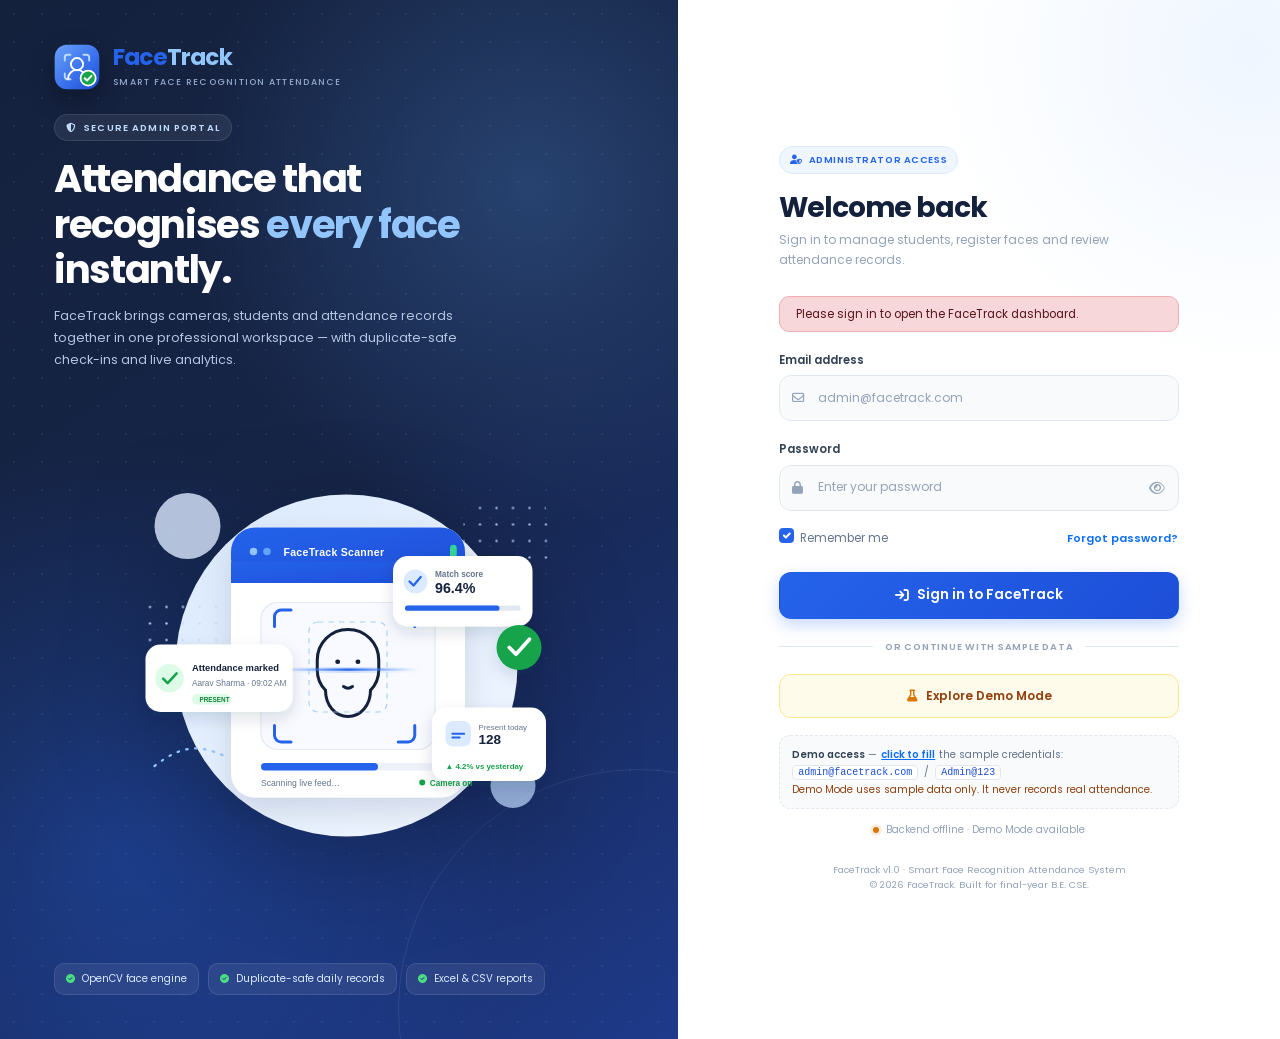
<file: frontend/attendance.html>
<!DOCTYPE html>
<html lang="en">
<head>
  <meta charset="UTF-8">
  <meta name="viewport" content="width=device-width, initial-scale=1.0">
  <meta name="description" content="Take live face-recognition attendance with FaceTrack. Duplicate check-ins are prevented automatically.">
  <meta name="theme-color" content="#14213D">
  <title>Take Attendance · FaceTrack</title>
  <link rel="icon" type="image/svg+xml" href="assets/images/logo.svg">
  <link rel="preconnect" href="https://fonts.googleapis.com">
  <link rel="preconnect" href="https://fonts.gstatic.com" crossorigin>
  <link href="https://fonts.googleapis.com/css2?family=Poppins:wght@300;400;500;600;700&family=Inter:wght@400;500;600&display=swap" rel="stylesheet">
  <link href="https://cdn.jsdelivr.net/npm/bootstrap@5.3.3/dist/css/bootstrap.min.css" rel="stylesheet">
  <link href="https://cdnjs.cloudflare.com/ajax/libs/font-awesome/6.5.2/css/all.min.css" rel="stylesheet">
  <link rel="stylesheet" href="css/style.css">
  <link rel="stylesheet" href="css/responsive.css">
</head>
<body data-page="attendance">
  <noscript>
    <div style="padding:24px;background:#fef3c7;color:#92400e;font-family:sans-serif;">Enable JavaScript to use live attendance in FaceTrack.</div>
  </noscript>

  <div class="app-shell">
    <aside class="sidebar" id="sidebar"></aside>
    <div class="main-wrapper">
      <header class="topbar" id="topbar"></header>

      <main class="page-content" id="pageContent">
        <div class="page-toolbar">
          <div>
            <h2>Take Attendance</h2>
            <p class="toolbar-sub">Live face recognition with automatic duplicate prevention for today.</p>
          </div>
          <div class="toolbar-actions">
            <a href="records.html" class="btn btn-light-soft"><i class="fa-solid fa-clipboard-check"></i> View records</a>
            <a href="face-registration.html" class="btn btn-primary"><i class="fa-solid fa-user-shield"></i> Register faces</a>
          </div>
        </div>

        <div class="demo-banner" id="attendanceDemoNote" style="display:none;">
          <i class="fa-solid fa-flask"></i>
          <span><strong>Demo Mode:</strong> live camera recognition is disabled because it needs the Flask + OpenCV backend. Use the clearly labelled <b>simulated scan</b> on the right to preview the interface. No real attendance is recorded.</span>
        </div>

        <div class="row g-4">
          <!-- Camera -->
          <div class="col-xl-8">
            <div class="panel">
              <div class="panel-head">
                <div>
                  <div class="panel-title"><i class="fa-solid fa-camera-retro"></i> Live Camera</div>
                  <div class="panel-subtitle">Face recognition runs against registered OpenCV samples</div>
                </div>
                <span class="badge-soft badge-neutral" id="sessionBadge"><i class="fa-solid fa-circle"></i> Session inactive</span>
              </div>

              <div class="camera-stage" id="attendanceCameraStage">
                <video id="attendanceVideo" autoplay muted playsinline aria-label="Live attendance webcam"></video>
                <div class="camera-placeholder">
                  <div class="cam-icon"><i class="fa-solid fa-camera"></i></div>
                  <h4>Recognition camera is off</h4>
                  <p>Press <strong>Start Camera</strong> to begin recognising registered students. Unknown faces are never marked present.</p>
                </div>
                <div class="camera-overlay">
                  <div class="face-frame">
                    <span class="corner tl"></span><span class="corner tr"></span>
                    <span class="corner bl"></span><span class="corner br"></span>
                    <span class="scan-line"></span>
                  </div>
                </div>
                <span class="cam-status" id="attendanceCamStatus"><span class="status-dot pending"></span> Camera off</span>
                <span class="cam-clock" id="attendanceCamClock">—</span>
                <span class="cam-caption" id="attendanceCamCaption">Face the camera · one face at a time</span>
              </div>

              <div class="camera-actions">
                <button class="btn btn-primary" type="button" id="startAttendanceBtn"><i class="fa-solid fa-video"></i> Start Camera</button>
                <button class="btn btn-outline-soft" type="button" id="stopAttendanceBtn" disabled><i class="fa-solid fa-video-slash"></i> Stop Camera</button>
                <button class="btn btn-green" type="button" id="scanNowBtn" disabled><i class="fa-solid fa-wand-magic-sparkles"></i> Scan Now</button>
                <button class="btn btn-light-soft" type="button" id="demoScanBtn" style="display:none;"><i class="fa-solid fa-flask"></i> Run Simulated Scan (Demo)</button>
              </div>

              <div class="camera-meta">
                <span><i class="fa-regular fa-clock"></i> Scan interval: <strong id="scanIntervalLabel">2.6s</strong></span>
                <span><i class="fa-solid fa-shield-halved"></i> Unknown faces never marked</span>
                <span><i class="fa-solid fa-ban"></i> One record per student per day</span>
              </div>

              <div class="recognition-result" id="recognitionResult" aria-live="polite">
                <div class="rr-icon"><i class="fa-solid fa-user-check"></i></div>
                <div>
                  <div class="rr-label">Recognition status</div>
                  <div class="rr-name">Waiting for camera</div>
                  <div class="rr-sub">Start a session to begin automatic face recognition.</div>
                </div>
                <div class="rr-score"><b>—</b><small>match</small></div>
              </div>
            </div>

            <div class="panel mt-4">
              <div class="panel-head">
                <div>
                  <div class="panel-title"><i class="fa-solid fa-circle-info"></i> How This Session Works</div>
                  <div class="panel-subtitle">Transparent recognition flow — no simulated successes</div>
                </div>
              </div>
              <div class="row g-3">
                <div class="col-md-4">
                  <div class="guideline-item"><i class="fa-solid fa-1"></i><span><strong>Start camera</strong><br>Flask opens a recognition session and the browser streams frames every few seconds.</span></div>
                </div>
                <div class="col-md-4">
                  <div class="guideline-item"><i class="fa-solid fa-2"></i><span><strong>OpenCV validates</strong><br>Haar Cascade detects the face and LBPH compares it with the trained registered model.</span></div>
                </div>
                <div class="col-md-4">
                  <div class="guideline-item"><i class="fa-solid fa-3"></i><span><strong>Mark once</strong><br>Only a recognised student below the distance threshold is marked. A UNIQUE database constraint blocks duplicates.</span></div>
                </div>
              </div>
            </div>
          </div>

          <!-- Live side panel -->
          <div class="col-xl-4">
            <div class="panel h-100 d-flex flex-column">
              <div class="panel-head">
                <div>
                  <div class="panel-title"><i class="fa-solid fa-user-check"></i> Live Attendance</div>
                  <div class="panel-subtitle" id="liveDate">—</div>
                </div>
                <span class="badge-soft badge-info" id="liveClock">—</span>
              </div>

              <div class="live-summary">
                <div class="live-stat green">
                  <div class="ls-value" id="livePresent">—</div>
                  <div class="ls-label">Present</div>
                </div>
                <div class="live-stat red">
                  <div class="ls-value" id="liveAbsent">—</div>
                  <div class="ls-label">Absent</div>
                </div>
                <div class="live-stat">
                  <div class="ls-value" id="livePercentage">—</div>
                  <div class="ls-label">Rate</div>
                </div>
              </div>

              <div id="demoScanNote" class="face-status-box warn mb-3" style="display:none;">
                <i class="fa-solid fa-flask"></i>
                <div><strong>Simulated data only.</strong> Demo scans use sample students and never represent real face recognition.</div>
              </div>

              <div class="d-flex align-items-center justify-content-between mb-2">
                <div class="panel-title" style="font-size:12.5px;"><i class="fa-solid fa-list-ul"></i> Today's Check-ins</div>
                <span class="badge-soft badge-neutral" id="feedCount">0</span>
              </div>

              <div class="scan-feed flex-grow-1" id="scanFeed">
                <div class="empty-state" style="padding:26px 10px;">
                  <div class="empty-icon" style="width:52px;height:52px;font-size:20px;"><i class="fa-solid fa-user-clock"></i></div>
                  <h4>No check-ins yet</h4>
                  <p>Recognised students will appear here with their match score and punch-in time.</p>
                </div>
              </div>

              <div class="divider"></div>
              <div class="d-flex justify-content-between align-items-center fs-12 text-muted-ft">
                <span><i class="fa-solid fa-database me-1 text-primary-ft"></i> <span id="attendanceSource">Live API</span></span>
                <a href="records.html" class="view-all-link">All records <i class="fa-solid fa-arrow-right"></i></a>
              </div>
            </div>
          </div>
        </div>

        <p class="footer-note text-center text-muted-ft fs-12 mt-4 mb-0">
          A recognition match is never guaranteed. If a face is unknown or below the threshold, FaceTrack reports <strong>Unknown</strong> and does not mark attendance.
        </p>
      </main>
    </div>
  </div>

  <script src="https://cdn.jsdelivr.net/npm/bootstrap@5.3.3/dist/js/bootstrap.bundle.min.js"></script>
  <script src="js/config.js"></script>
  <script src="js/app.js"></script>
  <script src="js/attendance.js"></script>
</body>
</html>
</file>
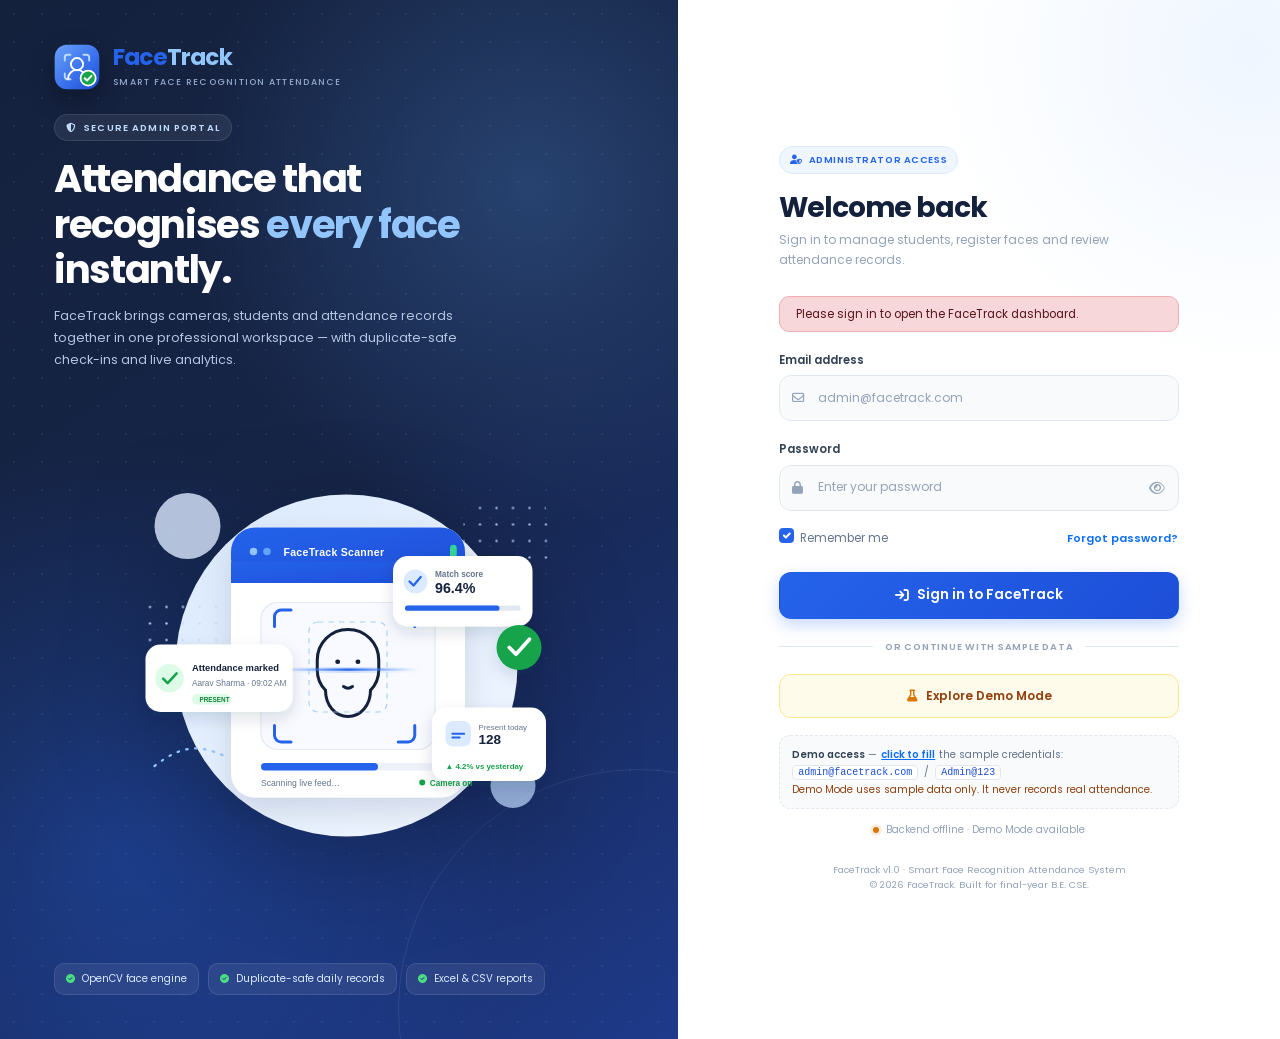
<file: frontend/face-registration.html>
<!DOCTYPE html>
<html lang="en">
<head>
  <meta charset="UTF-8">
  <meta name="viewport" content="width=device-width, initial-scale=1.0">
  <meta name="description" content="Register a student's face with validated OpenCV face samples in FaceTrack.">
  <meta name="theme-color" content="#14213D">
  <title>Face Registration · FaceTrack</title>
  <link rel="icon" type="image/svg+xml" href="assets/images/logo.svg">
  <link rel="preconnect" href="https://fonts.googleapis.com">
  <link rel="preconnect" href="https://fonts.gstatic.com" crossorigin>
  <link href="https://fonts.googleapis.com/css2?family=Poppins:wght@300;400;500;600;700&family=Inter:wght@400;500;600&display=swap" rel="stylesheet">
  <link href="https://cdn.jsdelivr.net/npm/bootstrap@5.3.3/dist/css/bootstrap.min.css" rel="stylesheet">
  <link href="https://cdnjs.cloudflare.com/ajax/libs/font-awesome/6.5.2/css/all.min.css" rel="stylesheet">
  <link rel="stylesheet" href="css/style.css">
  <link rel="stylesheet" href="css/responsive.css">
</head>
<body data-page="face-registration">
  <noscript>
    <div style="padding:24px;background:#fef3c7;color:#92400e;font-family:sans-serif;">Enable JavaScript to register faces in FaceTrack.</div>
  </noscript>

  <div class="app-shell">
    <aside class="sidebar" id="sidebar"></aside>
    <div class="main-wrapper">
      <header class="topbar" id="topbar"></header>

      <main class="page-content" id="pageContent">
        <div class="page-toolbar">
          <div>
            <h2>Face Registration</h2>
            <p class="toolbar-sub">Capture validated face samples and save them to the student's biometric profile.</p>
          </div>
          <div class="toolbar-actions">
            <a href="students.html" class="btn btn-light-soft"><i class="fa-solid fa-user-graduate"></i> Manage students</a>
            <a href="attendance.html" class="btn btn-primary"><i class="fa-solid fa-camera"></i> Take attendance</a>
          </div>
        </div>

        <div class="row g-4">
          <!-- Step 1 -->
          <div class="col-xl-5">
            <div class="panel face-left-card h-100">
              <div class="panel-head">
                <div>
                  <div class="panel-title"><i class="fa-solid fa-user-check"></i> 1. Select Student</div>
                  <div class="panel-subtitle">Choose the student whose face you are registering</div>
                </div>
                <span class="badge-soft badge-info" id="studentCountBadge">—</span>
              </div>

              <label class="form-label" for="faceStudentSelect">Student</label>
              <select class="form-select mb-3" id="faceStudentSelect">
                <option value="">Loading students…</option>
              </select>

              <div id="selectedStudentCard">
                <div class="face-status-box info">
                  <i class="fa-solid fa-circle-info"></i>
                  <div>Select a student to view their face registration status and begin capturing samples.</div>
                </div>
              </div>

              <div class="divider"></div>

              <div class="panel-head" style="margin-bottom:12px;">
                <div>
                  <div class="panel-title" style="font-size:13px;"><i class="fa-solid fa-list-check"></i> Registration Checklist</div>
                </div>
              </div>
              <div class="guideline-list" style="margin-top:0;">
                <div class="guideline-item"><i class="fa-solid fa-sun"></i><span>Use bright, even lighting. Avoid strong backlight from windows.</span></div>
                <div class="guideline-item"><i class="fa-solid fa-eye"></i><span>Look straight at the camera with your full face visible — no masks or sunglasses.</span></div>
                <div class="guideline-item"><i class="fa-solid fa-user"></i><span>Only one person should be in frame. Other faces are rejected by the backend.</span></div>
                <div class="guideline-item"><i class="fa-solid fa-rotate"></i><span>Capture 3–5 samples with slight angle and expression changes for a stronger model.</span></div>
                <div class="guideline-item"><i class="fa-solid fa-shield-halved"></i><span>Samples are stored locally in <code>backend/dataset/</code> and never uploaded to a third party.</span></div>
              </div>

              <div class="face-status-box warn mt-3" id="registrationModeNote">
                <i class="fa-solid fa-triangle-exclamation"></i>
                <div>Checking face engine availability…</div>
              </div>
            </div>
          </div>

          <!-- Step 2 -->
          <div class="col-xl-7">
            <div class="panel h-100">
              <div class="panel-head">
                <div>
                  <div class="panel-title"><i class="fa-solid fa-camera-retro"></i> 2. Capture Face Samples</div>
                  <div class="panel-subtitle">Each sample is validated by OpenCV before it is registered</div>
                </div>
                <span class="badge-soft badge-neutral" id="engineBadge"><i class="fa-solid fa-circle-notch fa-spin"></i> Checking engine</span>
              </div>

              <div class="camera-stage" id="faceCameraStage">
                <video id="faceVideo" autoplay muted playsinline aria-label="Live webcam preview"></video>
                <div class="camera-placeholder">
                  <div class="cam-icon"><i class="fa-solid fa-camera"></i></div>
                  <h4>Camera preview is off</h4>
                  <p>Press <strong>Start Camera</strong> and allow browser camera access to capture validated face samples.</p>
                </div>
                <div class="camera-overlay">
                  <div class="face-frame">
                    <span class="corner tl"></span><span class="corner tr"></span>
                    <span class="corner bl"></span><span class="corner br"></span>
                    <span class="scan-line"></span>
                  </div>
                </div>
                <span class="cam-status" id="faceCamStatus"><span class="status-dot pending"></span> Camera off</span>
                <span class="cam-clock" id="faceCamClock">—</span>
                <span class="cam-caption">Keep your face inside the guide · Exactly one face required</span>
              </div>

              <div class="camera-actions">
                <button class="btn btn-primary" type="button" id="startFaceCamera"><i class="fa-solid fa-video"></i> Start Camera</button>
                <button class="btn btn-outline-soft" type="button" id="stopFaceCamera" disabled><i class="fa-solid fa-video-slash"></i> Stop Camera</button>
                <button class="btn btn-green" type="button" id="captureFaceBtn" disabled><i class="fa-solid fa-camera"></i> Capture Sample</button>
              </div>

              <div class="camera-meta">
                <span><i class="fa-solid fa-shield-halved"></i> Backend validates exactly one face</span>
                <span><i class="fa-solid fa-database"></i> Stored locally</span>
                <span><i class="fa-solid fa-arrows-rotate"></i> Model retrains automatically</span>
              </div>

              <div class="divider"></div>

              <div class="d-flex align-items-center justify-content-between mb-2 flex-wrap gap-2">
                <div>
                  <div class="panel-title" style="font-size:13px;"><i class="fa-solid fa-images"></i> Captured Samples</div>
                  <div class="panel-subtitle">Recommended: 5 validated samples</div>
                </div>
                <span class="badge-soft badge-info" id="capturedCountBadge">0 / 5 captured</span>
              </div>

              <div class="samples-grid" id="faceSamplesGrid">
                <div class="sample-placeholder"><i class="fa-regular fa-image"></i><span>Empty</span></div>
                <div class="sample-placeholder"><i class="fa-regular fa-image"></i><span>Empty</span></div>
                <div class="sample-placeholder"><i class="fa-regular fa-image"></i><span>Empty</span></div>
                <div class="sample-placeholder"><i class="fa-regular fa-image"></i><span>Empty</span></div>
                <div class="sample-placeholder"><i class="fa-regular fa-image"></i><span>Empty</span></div>
              </div>

              <div class="registration-progress">
                <div class="rp-head">
                  <span>Sample progress</span>
                  <span id="sampleProgressLabel">0%</span>
                </div>
                <div class="progress">
                  <div class="progress-bar" id="sampleProgressBar" role="progressbar" style="width:0%" aria-valuemin="0" aria-valuemax="100" aria-valuenow="0"></div>
                </div>
              </div>

              <div class="d-flex gap-2 flex-wrap mt-3">
                <button class="btn btn-primary flex-grow-1" type="button" id="registerFaceBtn" disabled>
                  <i class="fa-solid fa-user-shield"></i> Register Face
                </button>
                <button class="btn btn-outline-soft" type="button" id="clearSamplesBtn" disabled>
                  <i class="fa-regular fa-trash-can"></i> Clear
                </button>
              </div>

              <div id="registrationResult" class="mt-3"></div>

              <div class="d-flex justify-content-between align-items-center flex-wrap gap-2 mt-3">
                <span class="fs-12 text-muted-ft" id="facePrivacyNote"><i class="fa-solid fa-lock me-1 text-primary-ft"></i> Face samples are private and only used for this attendance system.</span>
                <span class="fs-12 text-muted-ft" id="modelStatusText">Model status unknown</span>
              </div>
            </div>
          </div>
        </div>

        <p class="footer-note text-center text-muted-ft fs-12 mt-4 mb-0">
          Registration requires the Flask backend with <code>opencv-contrib-python</code>. Demo Mode cannot capture or save real face data.
        </p>
      </main>
    </div>
  </div>

  <script src="https://cdn.jsdelivr.net/npm/bootstrap@5.3.3/dist/js/bootstrap.bundle.min.js"></script>
  <script src="js/config.js"></script>
  <script src="js/app.js"></script>
  <script src="js/face-registration.js"></script>
</body>
</html>
</file>
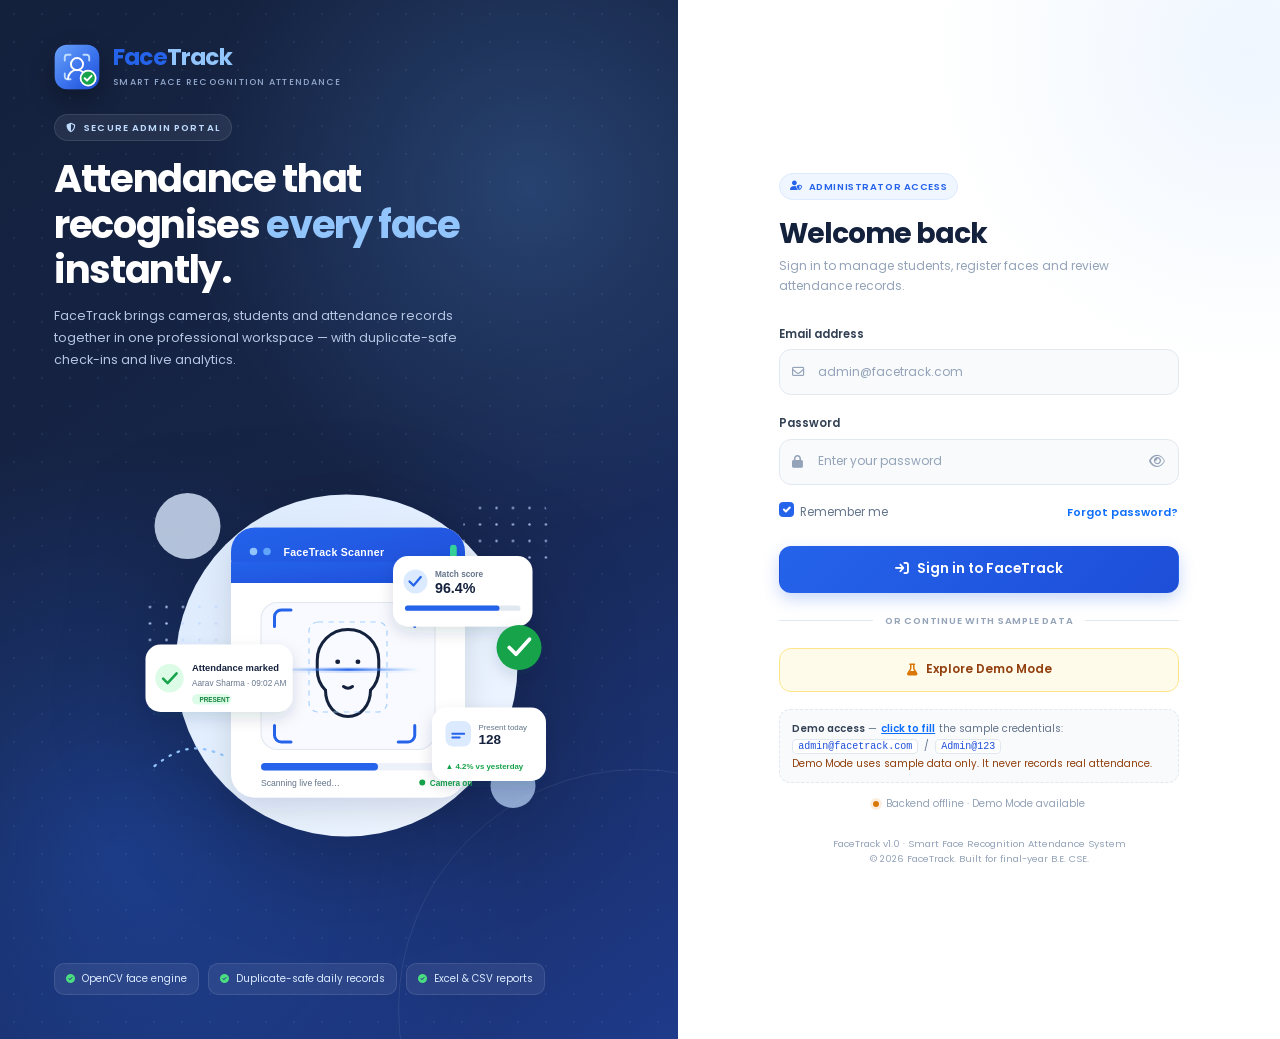
<file: frontend/login.html>
<!DOCTYPE html>
<html lang="en">
<head>
  <meta charset="UTF-8">
  <meta name="viewport" content="width=device-width, initial-scale=1.0">
  <meta name="description" content="Sign in to FaceTrack - Smart Face Recognition Attendance System.">
  <meta name="theme-color" content="#14213D">
  <title>Sign in · FaceTrack</title>
  <link rel="icon" type="image/svg+xml" href="assets/images/logo.svg">
  <link rel="preconnect" href="https://fonts.googleapis.com">
  <link rel="preconnect" href="https://fonts.gstatic.com" crossorigin>
  <link href="https://fonts.googleapis.com/css2?family=Poppins:wght@300;400;500;600;700&family=Inter:wght@400;500;600&display=swap" rel="stylesheet">
  <link href="https://cdn.jsdelivr.net/npm/bootstrap@5.3.3/dist/css/bootstrap.min.css" rel="stylesheet">
  <link href="https://cdnjs.cloudflare.com/ajax/libs/font-awesome/6.5.2/css/all.min.css" rel="stylesheet">
  <link rel="stylesheet" href="css/style.css">
  <link rel="stylesheet" href="css/responsive.css">
</head>
<body data-page="login" class="login-page">
  <noscript>
    <div style="padding:24px;background:#fef3c7;color:#92400e;font-family:sans-serif;">
      FaceTrack needs JavaScript enabled to sign in.
    </div>
  </noscript>

  <div class="login-shell">
    <!-- Brand / illustration panel -->
    <section class="login-visual">
      <a href="login.html" class="login-brand text-decoration-none" aria-label="FaceTrack sign in">
        <img src="assets/images/logo.svg" alt="FaceTrack logo" width="46" height="46">
        <span>
          <span class="lb-name">Face<span>Track</span></span>
          <span class="lb-tag">Smart Face Recognition Attendance</span>
        </span>
      </a>

      <div class="login-visual-copy">
        <span class="lv-eyebrow"><i class="fa-solid fa-shield-halved"></i> Secure admin portal</span>
        <h1>Attendance that recognises <span>every face</span> instantly.</h1>
        <p>FaceTrack brings cameras, students and attendance records together in one professional workspace — with duplicate-safe check-ins and live analytics.</p>
      </div>

      <div class="login-illustration-wrap">
        <img src="assets/images/login-illustration.svg" alt="Illustration of a face scanning attendance system with a successful check-in" class="login-illustration" width="640" height="560">
      </div>

      <div class="login-features">
        <span class="login-feature"><i class="fa-solid fa-circle-check"></i> OpenCV face engine</span>
        <span class="login-feature"><i class="fa-solid fa-circle-check"></i> Duplicate-safe daily records</span>
        <span class="login-feature"><i class="fa-solid fa-circle-check"></i> Excel &amp; CSV reports</span>
      </div>
    </section>

    <!-- Form panel -->
    <section class="login-form-panel">
      <div class="login-card">
        <div class="login-mobile-brand">
          <img src="assets/images/logo.svg" alt="FaceTrack logo" width="40" height="40">
          <span>
            <span class="lmb-name">Face<span>Track</span></span>
            <span class="lmb-tag">Smart Face Recognition Attendance</span>
          </span>
        </div>

        <span class="login-role-badge"><i class="fa-solid fa-user-shield"></i> Administrator access</span>
        <h2>Welcome back</h2>
        <p class="login-sub">Sign in to manage students, register faces and review attendance records.</p>

        <div class="alert alert-danger py-2 px-3 d-none" id="loginError" role="alert" style="font-size:11.5px;border-radius:10px;"></div>

        <form id="loginForm" class="login-form" novalidate>
          <div class="mb-3">
            <label for="email" class="form-label">Email address</label>
            <div class="input-icon-wrap">
              <i class="fa-regular fa-envelope"></i>
              <input type="email" class="form-control" id="email" name="email" placeholder="admin@facetrack.com" autocomplete="username" required>
              <div class="invalid-feedback">Enter a valid email address.</div>
            </div>
          </div>

          <div class="mb-1">
            <label for="password" class="form-label">Password</label>
            <div class="input-icon-wrap">
              <i class="fa-solid fa-lock"></i>
              <input type="password" class="form-control" id="password" name="password" placeholder="Enter your password" autocomplete="current-password" required>
              <button class="input-action" type="button" id="togglePassword" aria-label="Show password">
                <i class="fa-regular fa-eye"></i>
              </button>
              <div class="invalid-feedback">Password must be at least 6 characters.</div>
            </div>
          </div>

          <div class="login-options">
            <div class="form-check">
              <input class="form-check-input" type="checkbox" id="remember" checked>
              <label class="form-check-label" for="remember">Remember me</label>
            </div>
            <button type="button" class="btn btn-link p-0 text-decoration-none" data-bs-toggle="modal" data-bs-target="#forgotModal" style="font-size:11px;font-weight:600;">Forgot password?</button>
          </div>

          <button type="submit" class="btn btn-primary login-btn" id="loginBtn">
            <i class="fa-solid fa-arrow-right-to-bracket"></i> Sign in to FaceTrack
          </button>
        </form>

        <div class="login-divider">or continue with sample data</div>

        <button type="button" class="btn demo-login-btn" id="useDemoBtn">
          <i class="fa-solid fa-flask"></i> Explore Demo Mode
        </button>

        <div class="login-hint">
          <strong>Demo access</strong> — <button type="button" id="fillDemoCredentials" class="btn btn-link p-0 align-baseline" style="font-size:10px;font-weight:600;">click to fill</button> the sample credentials:<br>
          <code>admin@facetrack.com</code> &nbsp;/&nbsp; <code>Admin@123</code><br>
          <span style="color:#92400e;">Demo Mode uses sample data only. It never records real attendance.</span>
        </div>

        <div class="login-status" id="loginBackendStatus">
          <span class="status-dot pending"></span> Checking Flask backend…
        </div>

        <p class="login-footer-note">
          FaceTrack v1.0 · Smart Face Recognition Attendance System<br>
          © <span id="loginYear">2026</span> FaceTrack. Built for final-year B.E. CSE.
        </p>
      </div>
    </section>
  </div>

  <!-- Forgot password modal -->
  <div class="modal fade" id="forgotModal" tabindex="-1" aria-labelledby="forgotTitle" aria-hidden="true">
    <div class="modal-dialog modal-dialog-centered">
      <div class="modal-content">
        <div class="modal-header">
          <h5 class="modal-title" id="forgotTitle"><i class="fa-solid fa-key me-2 text-primary-ft"></i> Password help</h5>
          <button type="button" class="btn-close" data-bs-dismiss="modal" aria-label="Close"></button>
        </div>
        <div class="modal-body">
          <p class="fs-13 text-muted-ft mb-3">For this college project, password resets are handled by the project administrator on the Flask backend.</p>
          <div class="face-status-box info mb-3">
            <i class="fa-solid fa-circle-info"></i>
            <div>Run this command in <code>backend/</code> to reset the default administrator account:</div>
          </div>
          <pre class="mb-3" style="font-size:10.5px;background:#0F172A;color:#BFDBFE;border-radius:10px;padding:12px;white-space:pre-wrap;">python -c "from database import init_db; init_db()"</pre>
          <p class="fs-12 text-muted-ft mb-0">Or delete <code>backend/database/attendance.db</code> and restart the backend to recreate the seeded administrator (<strong>admin@facetrack.com</strong> / <strong>Admin@123</strong>). This deletes all local records.</p>
        </div>
        <div class="modal-footer">
          <button type="button" class="btn btn-primary" data-bs-dismiss="modal">Got it</button>
        </div>
      </div>
    </div>
  </div>

  <script src="https://cdn.jsdelivr.net/npm/bootstrap@5.3.3/dist/js/bootstrap.bundle.min.js"></script>
  <script src="js/config.js"></script>
  <script src="js/app.js"></script>
  <script>
    document.getElementById("loginYear").textContent = new Date().getFullYear();
  </script>
</body>
</html>
</file>
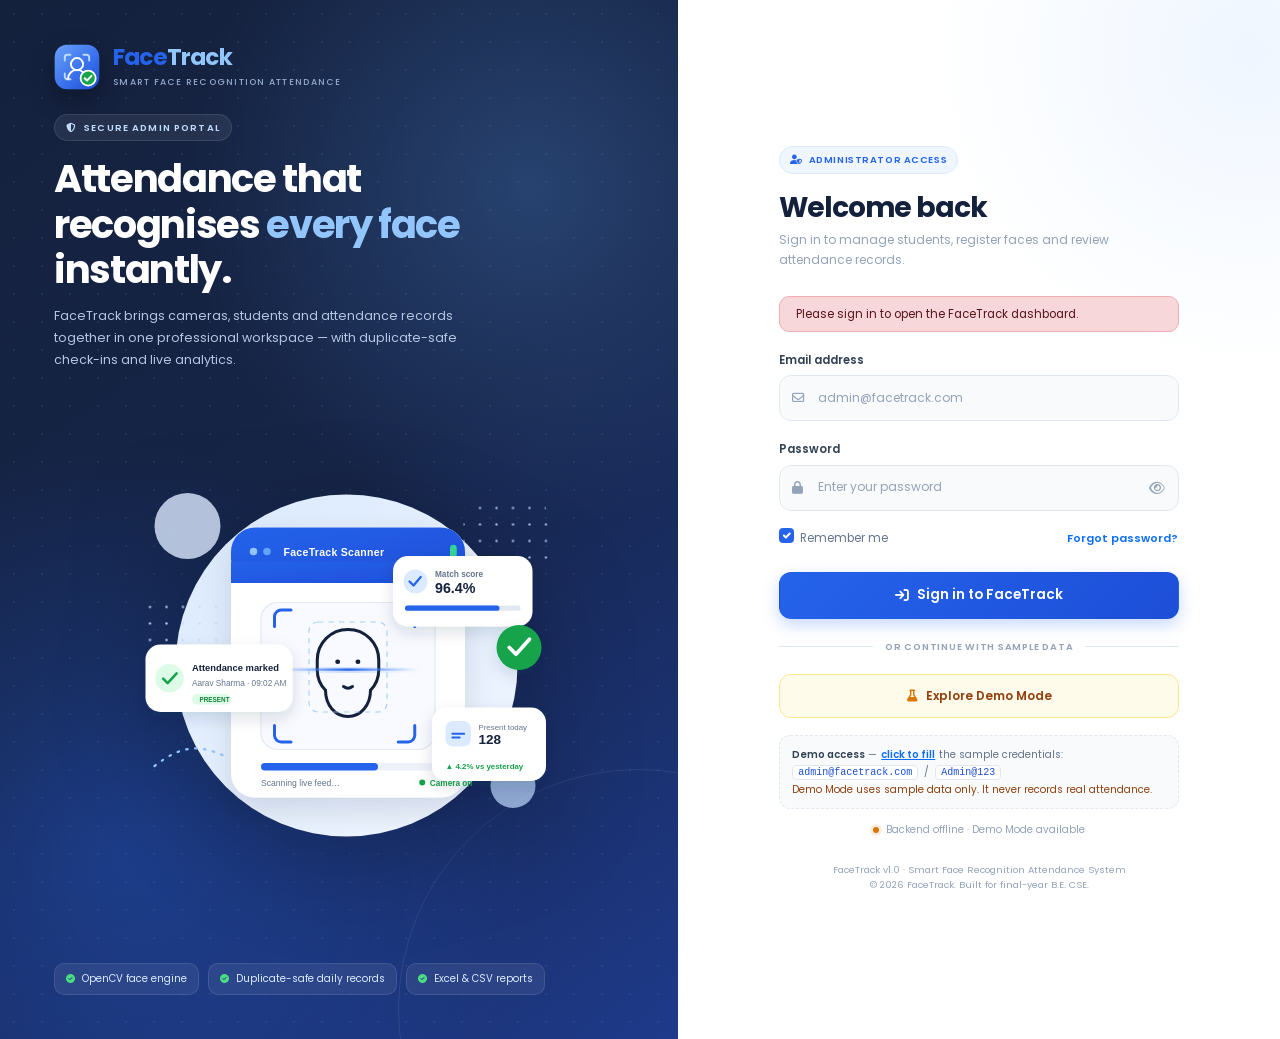
<file: frontend/settings.html>
<!DOCTYPE html>
<html lang="en">
<head>
  <meta charset="UTF-8">
  <meta name="viewport" content="width=device-width, initial-scale=1.0">
  <meta name="description" content="FaceTrack settings - administrator profile, security, camera preferences and system information.">
  <meta name="theme-color" content="#14213D">
  <title>Settings · FaceTrack</title>
  <link rel="icon" type="image/svg+xml" href="assets/images/logo.svg">
  <link rel="preconnect" href="https://fonts.googleapis.com">
  <link rel="preconnect" href="https://fonts.gstatic.com" crossorigin>
  <link href="https://fonts.googleapis.com/css2?family=Poppins:wght@300;400;500;600;700&family=Inter:wght@400;500;600&display=swap" rel="stylesheet">
  <link href="https://cdn.jsdelivr.net/npm/bootstrap@5.3.3/dist/css/bootstrap.min.css" rel="stylesheet">
  <link href="https://cdnjs.cloudflare.com/ajax/libs/font-awesome/6.5.2/css/all.min.css" rel="stylesheet">
  <link rel="stylesheet" href="css/style.css">
  <link rel="stylesheet" href="css/responsive.css">
</head>
<body data-page="settings">
  <noscript>
    <div style="padding:24px;background:#fef3c7;color:#92400e;font-family:sans-serif;">Enable JavaScript to manage FaceTrack settings.</div>
  </noscript>

  <div class="app-shell">
    <aside class="sidebar" id="sidebar"></aside>
    <div class="main-wrapper">
      <header class="topbar" id="topbar"></header>

      <main class="page-content" id="pageContent">
        <div class="page-toolbar">
          <div>
            <h2>Settings</h2>
            <p class="toolbar-sub">Manage your admin profile, security, camera preferences and inspect the system.</p>
          </div>
          <div class="toolbar-actions">
            <button type="button" class="btn btn-light-soft" id="refreshSystemBtn"><i class="fa-solid fa-rotate"></i> Refresh status</button>
            <button type="button" class="btn btn-primary" id="testConnectionBtn"><i class="fa-solid fa-plug"></i> Test connection</button>
          </div>
        </div>

        <div class="demo-banner" id="settingsDemoNote" style="display:none;">
          <i class="fa-solid fa-flask"></i>
          <span><strong>Demo Mode:</strong> profile and password changes are stored only in this browser. Demo data stays in local storage and is never sent to the Flask backend, even when the API is running.</span>
        </div>

        <div class="settings-grid">
          <!-- Left column -->
          <div>
            <section class="settings-card" id="profile">
              <div class="settings-head">
                <span class="sh-icon"><i class="fa-solid fa-user-gear"></i></span>
                <div>
                  <h3>Administrator Profile</h3>
                  <p>Shown in the sidebar and top navigation</p>
                </div>
              </div>

              <div class="profile-hero">
                <span id="profileAvatar"></span>
                <div class="min-w-0">
                  <h3 id="profileName">Administrator</h3>
                  <p id="profileEmail">admin@facetrack.com</p>
                  <span class="badge-soft badge-info mt-2" id="profileRole"><i class="fa-solid fa-shield-halved"></i> Administrator</span>
                </div>
              </div>

              <form id="profileForm" novalidate>
                <div class="row g-3">
                  <div class="col-md-6">
                    <label class="form-label" for="profileNameInput">Full name</label>
                    <input type="text" class="form-control" id="profileNameInput" autocomplete="name" maxlength="80" required>
                    <div class="invalid-feedback">Enter your full name.</div>
                  </div>
                  <div class="col-md-6">
                    <label class="form-label" for="profileEmailInput">Email address</label>
                    <input type="email" class="form-control" id="profileEmailInput" autocomplete="email" maxlength="120" required>
                    <div class="invalid-feedback">Enter a valid email address.</div>
                  </div>
                </div>
                <div class="d-flex align-items-center justify-content-between flex-wrap gap-2 mt-3">
                  <span class="fs-12 text-muted-ft"><i class="fa-solid fa-circle-info me-1 text-primary-ft"></i> The email is your login identifier.</span>
                  <button type="submit" class="btn btn-primary" id="saveProfileBtn"><i class="fa-solid fa-floppy-disk"></i> Save profile</button>
                </div>
                <div class="mt-3" id="profileResult"></div>
              </form>
            </section>

            <section class="settings-card" id="security">
              <div class="settings-head">
                <span class="sh-icon" style="background:#FEF2F2;color:#DC2626;"><i class="fa-solid fa-lock"></i></span>
                <div>
                  <h3>Password &amp; Security</h3>
                  <p>Use at least 8 characters with a letter and a number</p>
                </div>
              </div>

              <form id="passwordForm" novalidate>
                <div class="row g-3">
                  <div class="col-12">
                    <label class="form-label" for="currentPassword">Current password</label>
                    <input type="password" class="form-control" id="currentPassword" autocomplete="current-password" required>
                    <div class="invalid-feedback">Enter your current password.</div>
                  </div>
                  <div class="col-md-6">
                    <label class="form-label" for="newPassword">New password</label>
                    <input type="password" class="form-control" id="newPassword" autocomplete="new-password" required>
                    <div class="invalid-feedback">Use at least 8 characters with a letter and a number.</div>
                  </div>
                  <div class="col-md-6">
                    <label class="form-label" for="confirmPassword">Confirm new password</label>
                    <input type="password" class="form-control" id="confirmPassword" autocomplete="new-password" required>
                    <div class="invalid-feedback">Passwords must match.</div>
                  </div>
                </div>
                <div class="d-flex align-items-center justify-content-between flex-wrap gap-2 mt-3">
                  <span class="fs-12 text-muted-ft"><i class="fa-solid fa-shield-halved me-1 text-primary-ft"></i> Sessions stay valid until they expire.</span>
                  <button type="submit" class="btn btn-primary" id="changePasswordBtn"><i class="fa-solid fa-key"></i> Update password</button>
                </div>
                <div class="mt-3" id="passwordResult"></div>
              </form>
            </section>

            <section class="settings-card" id="camera">
              <div class="settings-head">
                <span class="sh-icon" style="background:#ECFDF5;color:#16A34A;"><i class="fa-solid fa-video"></i></span>
                <div>
                  <h3>Camera &amp; Recognition Preferences</h3>
                  <p>Saved in this browser only · applies to capture and attendance pages</p>
                </div>
              </div>

              <div class="row g-3">
                <div class="col-md-7">
                  <label class="form-label" for="cameraDeviceSelect">Preferred camera</label>
                  <div class="d-flex gap-2">
                    <select class="form-select" id="cameraDeviceSelect">
                      <option value="">Default camera</option>
                    </select>
                    <button type="button" class="btn btn-outline-soft flex-shrink-0" id="refreshCamerasBtn" title="Refresh camera list"><i class="fa-solid fa-rotate"></i></button>
                  </div>
                  <div class="fs-12 text-muted-ft mt-1">Camera names appear after the browser grants camera permission.</div>
                </div>
                <div class="col-md-5">
                  <label class="form-label" for="scanIntervalRange">Scan interval: <strong id="scanIntervalValue">2.6s</strong></label>
                  <input type="range" class="form-range" id="scanIntervalRange" min="1500" max="8000" step="100" value="2600">
                  <div class="fs-12 text-muted-ft">How often a frame is checked during live attendance.</div>
                </div>
              </div>

              <div class="divider"></div>

              <div class="form-check form-switch">
                <input class="form-check-input" type="checkbox" role="switch" id="mirrorPreviewToggle">
                <label class="form-check-label" for="mirrorPreviewToggle">Mirror the camera preview</label>
                <div class="fs-12 text-muted-ft">The saved frame is always corrected, regardless of this preview setting.</div>
              </div>

              <div class="d-flex justify-content-end mt-3">
                <button type="button" class="btn btn-primary" id="savePrefsBtn"><i class="fa-solid fa-floppy-disk"></i> Save preferences</button>
              </div>
              <div class="mt-3" id="prefsResult"></div>
            </section>
          </div>

          <!-- Right column -->
          <div>
            <section class="settings-card" id="system">
              <div class="settings-head">
                <span class="sh-icon"><i class="fa-solid fa-server"></i></span>
                <div>
                  <h3>System Information</h3>
                  <p id="systemUpdated">Loading runtime details…</p>
                </div>
              </div>

              <div class="system-status-list" id="systemStatusList">
                <div class="system-status-item"><i class="fa-solid fa-circle-notch fa-spin"></i> <span>Checking backend…</span><span class="ssi-value warn">Wait</span></div>
              </div>

              <div class="info-list" id="systemInfoList">
                <div class="info-row"><span class="info-label">API base URL</span><span class="info-value"><code id="sysApiUrl">—</code></span></div>
                <div class="info-row"><span class="info-label">Database</span><span class="info-value" id="sysDatabase">—</span></div>
                <div class="info-row"><span class="info-label">Face engine</span><span class="info-value" id="sysEngine">—</span></div>
                <div class="info-row"><span class="info-label">Recognition model</span><span class="info-value" id="sysModel">—</span></div>
                <div class="info-row"><span class="info-label">Match threshold</span><span class="info-value" id="sysThreshold">—</span></div>
                <div class="info-row"><span class="info-label">Students / records</span><span class="info-value" id="sysCounts">—</span></div>
                <div class="info-row"><span class="info-label">Face samples</span><span class="info-value" id="sysSamples">—</span></div>
              </div>

              <div class="face-status-box info mt-3" id="connectionResult">
                <i class="fa-solid fa-circle-info"></i>
                <div>Press <strong>Test connection</strong> to verify the Flask API and the OpenCV engine.</div>
              </div>
            </section>

            <section class="settings-card" id="data">
              <div class="settings-head">
                <span class="sh-icon" style="background:#FFFBEB;color:#D97706;"><i class="fa-solid fa-database"></i></span>
                <div>
                  <h3>Data &amp; Session</h3>
                  <p>Reset sample data or end your session</p>
                </div>
              </div>

              <div class="info-list">
                <div class="info-row"><span class="info-label">Current mode</span><span class="info-value" id="dataMode">—</span></div>
                <div class="info-row"><span class="info-label">Demo storage key</span><span class="info-value"><code id="dataStorageKey">—</code></span></div>
                <div class="info-row"><span class="info-label">Signed in as</span><span class="info-value" id="dataAdmin">—</span></div>
              </div>

              <div class="danger-zone" id="resetDemoZone">
                <div>
                  <div class="fw-600 fs-13" style="color:#991B1B;">Reset demo data</div>
                  <p>Restores the sample students and attendance. Only available in Demo Mode; live SQLite data is never touched from the browser.</p>
                </div>
                <button type="button" class="btn btn-sm btn-outline-danger flex-shrink-0" id="resetDemoBtn" disabled>
                  <i class="fa-solid fa-rotate-left"></i> Reset
                </button>
              </div>

              <button type="button" class="btn btn-outline-soft w-100 mt-3" id="settingsLogoutBtn">
                <i class="fa-solid fa-arrow-right-from-bracket"></i> Sign out of FaceTrack
              </button>
            </section>

            <section class="settings-card">
              <div class="settings-head">
                <span class="sh-icon" style="background:#EFF6FF;color:#2563EB;"><i class="fa-solid fa-circle-info"></i></span>
                <div>
                  <h3>About FaceTrack</h3>
                  <p>Smart Face Recognition Attendance System</p>
                </div>
              </div>
              <div class="info-list">
                <div class="info-row"><span class="info-label">Version</span><span class="info-value" id="aboutVersion">—</span></div>
                <div class="info-row"><span class="info-label">Stack</span><span class="info-value">Flask · OpenCV · SQLite</span></div>
                <div class="info-row"><span class="info-label">Recognition</span><span class="info-value">Haar Cascade + LBPH</span></div>
                <div class="info-row"><span class="info-label">Privacy</span><span class="info-value">Local storage only</span></div>
              </div>
            </section>
          </div>
        </div>

        <p class="footer-note text-center text-muted-ft fs-12 mt-4 mb-0">
          Settings changes apply immediately. Face data and attendance are never uploaded to a third-party service.
        </p>
      </main>
    </div>
  </div>

  <script src="https://cdn.jsdelivr.net/npm/bootstrap@5.3.3/dist/js/bootstrap.bundle.min.js"></script>
  <script src="js/config.js"></script>
  <script src="js/app.js"></script>
  <script src="js/settings.js"></script>
</body>
</html>
</file>
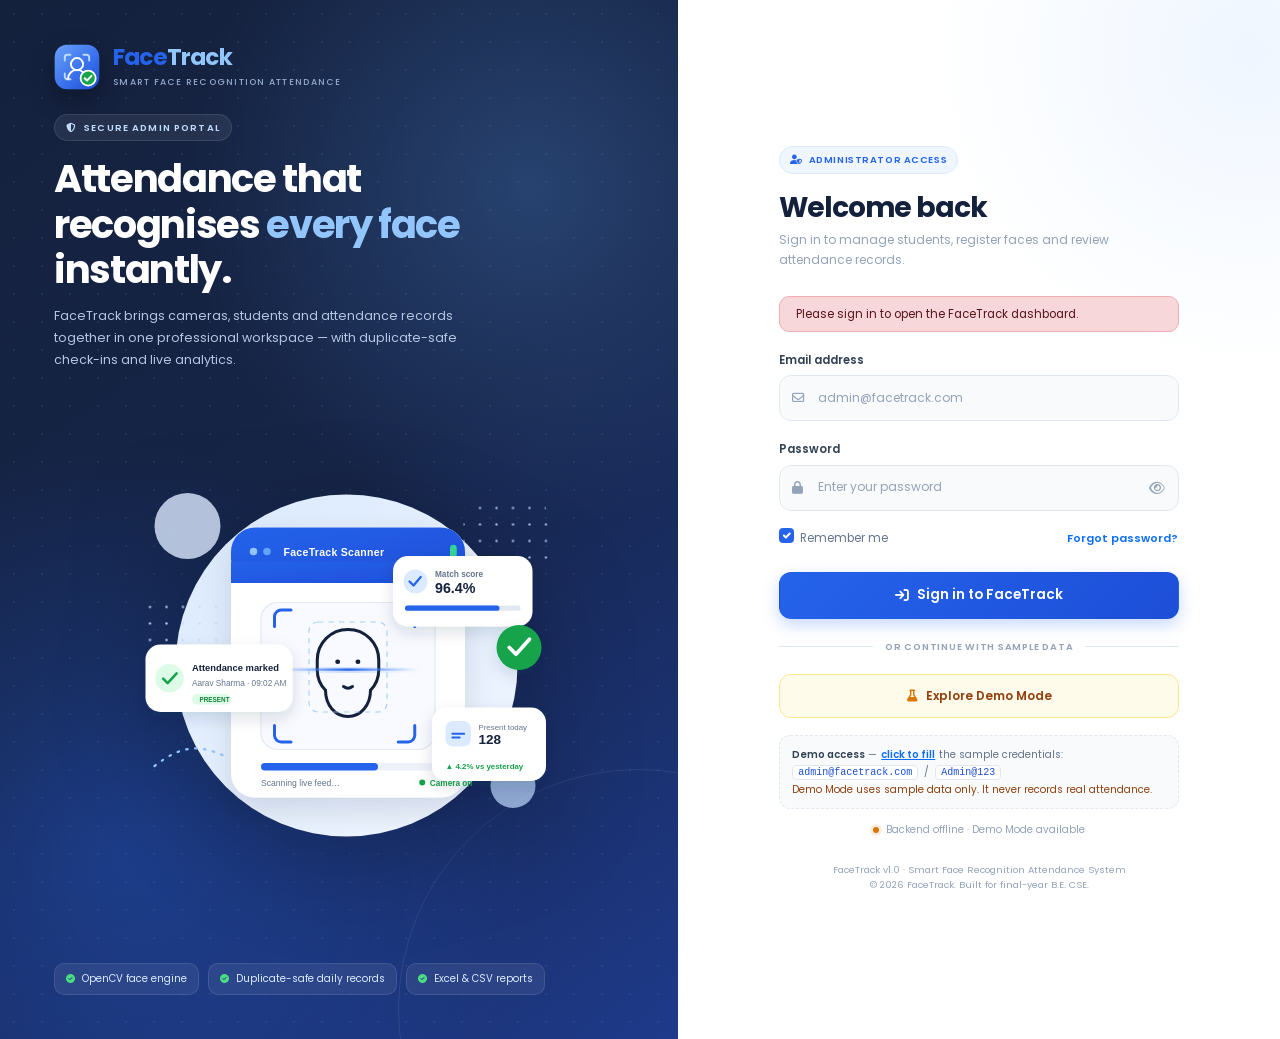
<file: frontend/students.html>
<!DOCTYPE html>
<html lang="en">
<head>
  <meta charset="UTF-8">
  <meta name="viewport" content="width=device-width, initial-scale=1.0">
  <meta name="description" content="FaceTrack student management - add, edit, search and view student records.">
  <meta name="theme-color" content="#14213D">
  <title>Students · FaceTrack</title>
  <link rel="icon" type="image/svg+xml" href="assets/images/logo.svg">
  <link rel="preconnect" href="https://fonts.googleapis.com">
  <link rel="preconnect" href="https://fonts.gstatic.com" crossorigin>
  <link href="https://fonts.googleapis.com/css2?family=Poppins:wght@300;400;500;600;700&family=Inter:wght@400;500;600&display=swap" rel="stylesheet">
  <link href="https://cdn.jsdelivr.net/npm/bootstrap@5.3.3/dist/css/bootstrap.min.css" rel="stylesheet">
  <link href="https://cdnjs.cloudflare.com/ajax/libs/font-awesome/6.5.2/css/all.min.css" rel="stylesheet">
  <link rel="stylesheet" href="css/style.css">
  <link rel="stylesheet" href="css/responsive.css">
</head>
<body data-page="students">
  <noscript>
    <div style="padding:24px;background:#fef3c7;color:#92400e;font-family:sans-serif;">Enable JavaScript to manage FaceTrack students.</div>
  </noscript>

  <div class="app-shell">
    <aside class="sidebar" id="sidebar"></aside>
    <div class="main-wrapper">
      <header class="topbar" id="topbar"></header>

      <main class="page-content" id="pageContent">
        <div class="page-toolbar">
          <div>
            <h2>Student Directory</h2>
            <p class="toolbar-sub">Manage student profiles, departments and face registration status.</p>
          </div>
          <div class="toolbar-actions">
            <a href="attendance.html" class="btn btn-light-soft"><i class="fa-solid fa-camera"></i> Take attendance</a>
            <button type="button" class="btn btn-primary" id="addStudentBtn"><i class="fa-solid fa-user-plus"></i> Add Student</button>
          </div>
        </div>

        <div class="panel students-filter-card">
          <div class="filter-bar">
            <div class="filter-search">
              <i class="fa-solid fa-magnifying-glass"></i>
              <input type="search" class="form-control" id="studentSearch" placeholder="Search name, ID, email or phone…" aria-label="Search students">
            </div>
            <select class="form-select" id="departmentFilter" aria-label="Filter by department" style="width:auto;">
              <option value="">All Departments</option>
            </select>
            <select class="form-select" id="yearFilter" aria-label="Filter by year" style="width:auto;">
              <option value="">All Years</option>
              <option>I Year</option>
              <option>II Year</option>
              <option>III Year</option>
              <option>IV Year</option>
            </select>
            <button type="button" class="btn btn-outline-soft btn-sm" id="clearStudentFilters"><i class="fa-solid fa-filter-circle-xmark"></i> Clear</button>
          </div>
        </div>

        <div class="panel">
          <div class="panel-head">
            <div>
              <div class="panel-title"><i class="fa-solid fa-user-graduate"></i> All Students</div>
              <div class="panel-subtitle"><span id="studentsCount">—</span> student records · <span id="studentsFaceCount">—</span> with registered faces</div>
            </div>
            <div class="panel-head-actions">
              <span class="badge-soft badge-info"><i class="fa-solid fa-database"></i> <span id="studentsDataSource">Loading</span></span>
            </div>
          </div>

          <div class="table-responsive">
            <table class="table-modern students-table">
              <thead>
                <tr>
                  <th>Student</th>
                  <th>Student ID</th>
                  <th>Department</th>
                  <th>Year / Section</th>
                  <th>Phone</th>
                  <th>Face Data</th>
                  <th class="text-end">Actions</th>
                </tr>
              </thead>
              <tbody id="studentsTableBody">
                <tr><td colspan="7"><div class="skeleton" style="height:20px;margin:8px 0"></div></td></tr>
                <tr><td colspan="7"><div class="skeleton" style="height:20px;margin:8px 0"></div></td></tr>
                <tr><td colspan="7"><div class="skeleton" style="height:20px;margin:8px 0"></div></td></tr>
              </tbody>
            </table>
          </div>
          <div class="d-flex justify-content-between align-items-center flex-wrap gap-2 mt-3 pt-3" style="border-top:1px solid var(--slate-100);">
            <span class="fs-12 text-muted-ft" id="studentsFooter">Loading students…</span>
            <span class="fs-12 text-muted-ft"><i class="fa-solid fa-shield-halved me-1 text-primary-ft"></i> Face data is validated by OpenCV on the backend</span>
          </div>
        </div>
      </main>
    </div>
  </div>

  <!-- Add/Edit Student modal -->
  <div class="modal fade" id="studentModal" tabindex="-1" aria-labelledby="studentModalTitle" aria-hidden="true">
    <div class="modal-dialog modal-dialog-centered modal-lg">
      <div class="modal-content">
        <form id="studentForm" novalidate>
          <div class="modal-header">
            <div>
              <h5 class="modal-title" id="studentModalTitle">Add Student</h5>
              <p class="mb-0 fs-12 text-muted-ft" id="studentModalSubtitle">Create a student profile for attendance and face registration.</p>
            </div>
            <button type="button" class="btn-close" data-bs-dismiss="modal" aria-label="Close"></button>
          </div>
          <div class="modal-body">
            <div class="alert alert-danger py-2 px-3 d-none" id="studentFormError" role="alert" style="font-size:11.5px;border-radius:10px;"></div>
            <input type="hidden" id="studentIdOriginal">

            <div class="row g-3">
              <div class="col-md-5">
                <label class="form-label" for="fieldStudentId">Student ID <span class="req">*</span></label>
                <input type="text" class="form-control" id="fieldStudentId" placeholder="e.g. CSE2023016" maxlength="24" autocomplete="off">
                <div class="form-text">3–24 letters, numbers, hyphen or underscore.</div>
              </div>
              <div class="col-md-7">
                <label class="form-label" for="fieldName">Full name <span class="req">*</span></label>
                <input type="text" class="form-control" id="fieldName" placeholder="e.g. Priya Deshmukh" maxlength="60" autocomplete="off">
              </div>
              <div class="col-md-6">
                <label class="form-label" for="fieldDepartment">Department <span class="req">*</span></label>
                <select class="form-select" id="fieldDepartment">
                  <option value="">Select department</option>
                  <option>Computer Science</option>
                  <option>Information Technology</option>
                  <option>Electronics &amp; Comm.</option>
                  <option>Electrical &amp; Electronics</option>
                  <option>Mechanical Engg.</option>
                  <option>AI &amp; Machine Learning</option>
                  <option>Civil Engineering</option>
                </select>
              </div>
              <div class="col-md-3">
                <label class="form-label" for="fieldYear">Year <span class="req">*</span></label>
                <select class="form-select" id="fieldYear">
                  <option value="">Select</option>
                  <option>I Year</option>
                  <option>II Year</option>
                  <option>III Year</option>
                  <option>IV Year</option>
                </select>
              </div>
              <div class="col-md-3">
                <label class="form-label" for="fieldSection">Section <span class="req">*</span></label>
                <select class="form-select" id="fieldSection">
                  <option>A</option>
                  <option>B</option>
                  <option>C</option>
                </select>
              </div>
              <div class="col-md-6">
                <label class="form-label" for="fieldEmail">Email address</label>
                <input type="email" class="form-control" id="fieldEmail" placeholder="student@facetrack.edu" maxlength="120" autocomplete="off">
              </div>
              <div class="col-md-6">
                <label class="form-label" for="fieldPhone">Phone number</label>
                <input type="tel" class="form-control" id="fieldPhone" placeholder="10-digit mobile number" maxlength="14" autocomplete="off">
              </div>
              <div class="col-12">
                <label class="form-label">Student photograph <span class="text-muted-ft fw-normal">(optional)</span></label>
                <div class="upload-preview">
                  <div class="up-avatar" id="studentPhotoPreview"><i class="fa-solid fa-user"></i></div>
                  <div class="up-body">
                    <div class="up-title">Profile photo</div>
                    <div class="up-note">JPG, PNG or WebP · up to 5 MB. Used only for the student directory.</div>
                  </div>
                  <label for="studentPhoto" class="btn btn-sm btn-light-soft mb-0"><i class="fa-solid fa-upload"></i> Choose</label>
                  <input type="file" id="studentPhoto" accept="image/png,image/jpeg,image/webp">
                </div>
              </div>
            </div>
          </div>
          <div class="modal-footer">
            <button type="button" class="btn btn-outline-soft" data-bs-dismiss="modal">Cancel</button>
            <button type="submit" class="btn btn-primary" id="studentSaveBtn"><i class="fa-solid fa-floppy-disk"></i> Save Student</button>
          </div>
        </form>
      </div>
    </div>
  </div>

  <!-- View Student modal -->
  <div class="modal fade" id="viewStudentModal" tabindex="-1" aria-labelledby="viewStudentTitle" aria-hidden="true">
    <div class="modal-dialog modal-dialog-centered modal-lg">
      <div class="modal-content">
        <div class="modal-header">
          <h5 class="modal-title" id="viewStudentTitle">Student profile</h5>
          <button type="button" class="btn-close" data-bs-dismiss="modal" aria-label="Close"></button>
        </div>
        <div class="modal-body" id="studentDetails">
          <div class="skeleton" style="height:80px"></div>
        </div>
        <div class="modal-footer">
          <button type="button" class="btn btn-outline-soft" data-bs-dismiss="modal">Close</button>
          <button type="button" class="btn btn-primary" id="viewEditBtn"><i class="fa-solid fa-pen"></i> Edit student</button>
        </div>
      </div>
    </div>
  </div>

  <script src="https://cdn.jsdelivr.net/npm/bootstrap@5.3.3/dist/js/bootstrap.bundle.min.js"></script>
  <script src="js/config.js"></script>
  <script src="js/app.js"></script>
  <script src="js/students.js"></script>
</body>
</html>
</file>
<file: frontend/css/style.css>
/* ==========================================================================
   FaceTrack - Smart Face Recognition Attendance System
   style.css - core design system, layout and components
   ========================================================================== */

:root {
  --navy: #14213d;
  --navy-soft: #1e2f55;
  --primary: #2563eb;
  --primary-dark: #1d4ed8;
  --primary-light: #60a5fa;
  --primary-soft: #eff6ff;
  --primary-100: #dbeafe;
  --bg: #f4f7fb;
  --white: #ffffff;
  --green: #16a34a;
  --green-soft: #dcfce7;
  --green-dark: #15803d;
  --red: #dc2626;
  --red-soft: #fee2e2;
  --amber: #d97706;
  --amber-soft: #fef3c7;
  --slate-900: #0f172a;
  --slate-800: #1e293b;
  --slate-700: #334155;
  --slate-600: #475569;
  --slate-500: #64748b;
  --slate-400: #94a3b8;
  --slate-300: #cbd5e1;
  --slate-200: #e2e8f0;
  --slate-100: #f1f5f9;
  --slate-50: #f8fafc;
  --border: rgba(20, 33, 61, 0.07);
  --shadow-sm: 0 2px 8px rgba(20, 33, 61, 0.04);
  --shadow: 0 8px 28px rgba(20, 33, 61, 0.07);
  --shadow-lg: 0 20px 50px rgba(20, 33, 61, 0.12);
  --radius-sm: 10px;
  --radius: 16px;
  --radius-lg: 20px;
  --radius-xl: 26px;
  --sidebar-width: 264px;
  --topbar-height: 76px;
  --font: "Poppins", "Inter", "Segoe UI", system-ui, -apple-system, sans-serif;
  --transition: 0.22s cubic-bezier(0.4, 0, 0.2, 1);
}

* {
  box-sizing: border-box;
}

html {
  scroll-behavior: smooth;
}

body {
  margin: 0;
  font-family: var(--font);
  background: var(--bg);
  color: var(--slate-700);
  font-size: 14px;
  line-height: 1.6;
  -webkit-font-smoothing: antialiased;
  overflow-x: hidden;
}

h1, h2, h3, h4, h5, h6 {
  font-family: var(--font);
  color: var(--navy);
  font-weight: 650;
  letter-spacing: -0.02em;
  margin: 0;
}

p {
  margin: 0;
}

a {
  color: var(--primary);
  text-decoration: none;
  transition: color var(--transition);
}

a:hover {
  color: var(--primary-dark);
}

button {
  font-family: var(--font);
}

img, svg {
  max-width: 100%;
}

::selection {
  background: var(--primary-100);
  color: var(--navy);
}

/* Scrollbar */
::-webkit-scrollbar {
  width: 8px;
  height: 8px;
}
::-webkit-scrollbar-track {
  background: transparent;
}
::-webkit-scrollbar-thumb {
  background: #cbd5e1;
  border-radius: 20px;
}
::-webkit-scrollbar-thumb:hover {
  background: #94a3b8;
}

/* ==========================================================================
   Utilities
   ========================================================================== */
.text-navy { color: var(--navy) !important; }
.text-primary-ft { color: var(--primary) !important; }
.text-muted-ft { color: var(--slate-500) !important; }
.text-green { color: var(--green) !important; }
.text-red { color: var(--red) !important; }
.fw-600 { font-weight: 600 !important; }
.fw-700 { font-weight: 700 !important; }
.fs-12 { font-size: 12px !important; }
.fs-13 { font-size: 13px !important; }
.fs-14 { font-size: 14px !important; }
.fs-18 { font-size: 18px !important; }
.radius-16 { border-radius: var(--radius) !important; }
.hidden { display: none !important; }
.d-none-soft { display: none; }

/* ==========================================================================
   Buttons
   ========================================================================== */
.btn {
  font-family: var(--font);
  font-weight: 600;
  font-size: 13.5px;
  border-radius: 12px;
  padding: 10px 18px;
  transition: all var(--transition);
  display: inline-flex;
  align-items: center;
  justify-content: center;
  gap: 8px;
  border-width: 1px;
  line-height: 1.4;
}

.btn:focus-visible {
  box-shadow: 0 0 0 4px rgba(37, 99, 235, 0.18);
  outline: none;
}

.btn-primary {
  background: linear-gradient(135deg, #2563eb 0%, #1d4ed8 100%);
  border-color: transparent;
  color: #fff;
  box-shadow: 0 6px 16px rgba(37, 99, 235, 0.25);
}

.btn-primary:hover,
.btn-primary:focus {
  background: linear-gradient(135deg, #1d4ed8 0%, #1e40af 100%);
  border-color: transparent;
  color: #fff;
  transform: translateY(-1px);
  box-shadow: 0 10px 22px rgba(37, 99, 235, 0.3);
}

.btn-primary:disabled {
  background: #93b4f4;
  border-color: transparent;
  box-shadow: none;
  transform: none;
}

.btn-navy {
  background: var(--navy);
  border-color: var(--navy);
  color: #fff;
}
.btn-navy:hover {
  background: #0d1730;
  border-color: #0d1730;
  color: #fff;
  transform: translateY(-1px);
}

.btn-soft {
  background: var(--primary-soft);
  border-color: transparent;
  color: var(--primary);
}
.btn-soft:hover {
  background: var(--primary-100);
  color: var(--primary-dark);
}

.btn-light-soft {
  background: var(--white);
  border: 1px solid var(--slate-200);
  color: var(--slate-700);
  box-shadow: var(--shadow-sm);
}
.btn-light-soft:hover {
  border-color: #bfdbfe;
  background: var(--primary-soft);
  color: var(--primary);
}

.btn-outline-soft {
  background: transparent;
  border: 1px solid var(--slate-200);
  color: var(--slate-600);
}
.btn-outline-soft:hover {
  border-color: var(--primary);
  color: var(--primary);
  background: var(--primary-soft);
}

.btn-green {
  background: var(--green);
  border-color: var(--green);
  color: #fff;
  box-shadow: 0 6px 16px rgba(22, 163, 74, 0.22);
}
.btn-green:hover {
  background: var(--green-dark);
  border-color: var(--green-dark);
  color: #fff;
  transform: translateY(-1px);
}

.btn-danger-soft {
  background: var(--red-soft);
  border-color: transparent;
  color: var(--red);
}
.btn-danger-soft:hover {
  background: #fecaca;
  color: #b91c1c;
}

.btn-sm {
  padding: 7px 12px;
  font-size: 12.5px;
  border-radius: 10px;
}

.btn-lg {
  padding: 13px 24px;
  font-size: 14.5px;
  border-radius: 14px;
}

.btn-icon {
  width: 38px;
  height: 38px;
  padding: 0;
  border-radius: 10px;
  background: transparent;
  border: 1px solid transparent;
  color: var(--slate-500);
  display: inline-flex;
  align-items: center;
  justify-content: center;
}
.btn-icon:hover {
  background: var(--slate-100);
  color: var(--primary);
}
.btn-icon.danger:hover {
  background: var(--red-soft);
  color: var(--red);
}
.btn-icon.success:hover {
  background: var(--green-soft);
  color: var(--green);
}

.btn[disabled] {
  opacity: 0.6;
  pointer-events: none;
}

/* ==========================================================================
   Badges / chips
   ========================================================================== */
.badge-soft {
  display: inline-flex;
  align-items: center;
  gap: 5px;
  padding: 5px 10px;
  border-radius: 999px;
  font-size: 11.5px;
  font-weight: 600;
  line-height: 1.4;
  white-space: nowrap;
}
.badge-soft i { font-size: 9px; }
.badge-success { background: var(--green-soft); color: var(--green-dark); }
.badge-danger { background: var(--red-soft); color: #b91c1c; }
.badge-warning { background: var(--amber-soft); color: #b45309; }
.badge-info { background: var(--primary-soft); color: var(--primary-dark); }
.badge-neutral { background: var(--slate-100); color: var(--slate-600); }
.badge-navy { background: #e8edf7; color: var(--navy); }

.chip {
  display: inline-flex;
  align-items: center;
  gap: 7px;
  padding: 6px 12px;
  border-radius: 999px;
  background: var(--slate-100);
  color: var(--slate-600);
  font-size: 12px;
  font-weight: 500;
}
.chip i { color: var(--primary); }

/* Status dot */
.status-dot {
  width: 7px;
  height: 7px;
  border-radius: 50%;
  display: inline-block;
  background: var(--green);
  box-shadow: 0 0 0 3px rgba(22, 163, 74, 0.14);
}
.status-dot.offline {
  background: var(--red);
  box-shadow: 0 0 0 3px rgba(220, 38, 38, 0.12);
}
.status-dot.pending {
  background: var(--amber);
  box-shadow: 0 0 0 3px rgba(217, 119, 6, 0.12);
}

/* ==========================================================================
   App shell / sidebar
   ========================================================================== */
.app-shell {
  display: flex;
  min-height: 100vh;
}

.sidebar {
  position: fixed;
  top: 0;
  left: 0;
  bottom: 0;
  width: var(--sidebar-width);
  background: var(--white);
  border-right: 1px solid var(--border);
  display: flex;
  flex-direction: column;
  z-index: 1040;
  transition: transform var(--transition);
}

.sidebar-brand {
  display: flex;
  align-items: center;
  justify-content: space-between;
  padding: 24px 22px 18px;
}

.brand-link {
  display: flex;
  align-items: center;
  gap: 12px;
  text-decoration: none;
}
.brand-link:hover { color: inherit; }

.brand-logo {
  width: 42px;
  height: 42px;
  border-radius: 13px;
  box-shadow: 0 6px 14px rgba(37, 99, 235, 0.22);
  flex-shrink: 0;
}

.brand-text {
  display: flex;
  flex-direction: column;
  line-height: 1.15;
}
.brand-name {
  font-size: 20px;
  font-weight: 700;
  color: var(--navy);
  letter-spacing: -0.035em;
}
.brand-name span { color: var(--primary); }
.brand-tagline {
  font-size: 9.5px;
  color: var(--slate-400);
  font-weight: 500;
  letter-spacing: 0.035em;
  text-transform: uppercase;
  margin-top: 3px;
}

.sidebar-close {
  display: none;
  border: none;
  background: var(--slate-100);
  width: 34px;
  height: 34px;
  border-radius: 9px;
  color: var(--slate-600);
}

.sidebar-scroll {
  flex: 1;
  overflow-y: auto;
  overflow-x: hidden;
  padding: 6px 14px 12px;
}

.nav-label {
  font-size: 9.5px;
  font-weight: 700;
  letter-spacing: 0.14em;
  text-transform: uppercase;
  color: var(--slate-400);
  padding: 18px 12px 8px;
  margin: 0;
}

.sidebar-nav {
  display: flex;
  flex-direction: column;
  gap: 3px;
}

.nav-item {
  display: flex;
  align-items: center;
  gap: 11px;
  padding: 9px 11px;
  border-radius: 11px;
  color: var(--slate-600);
  font-size: 13.5px;
  font-weight: 500;
  text-decoration: none;
  position: relative;
  transition: all var(--transition);
}
.nav-item:hover {
  background: var(--slate-50);
  color: var(--primary);
  transform: translateX(2px);
}
.nav-item .nav-icon {
  width: 32px;
  height: 32px;
  border-radius: 9px;
  display: inline-flex;
  align-items: center;
  justify-content: center;
  font-size: 13px;
  color: var(--slate-500);
  background: var(--slate-100);
  transition: all var(--transition);
  flex-shrink: 0;
}
.nav-item:hover .nav-icon {
  color: var(--primary);
  background: var(--primary-soft);
}
.nav-item.active {
  background: linear-gradient(90deg, #eff6ff 0%, #f5f9ff 100%);
  color: var(--primary);
  font-weight: 600;
}
.nav-item.active::before {
  content: "";
  position: absolute;
  left: -14px;
  top: 9px;
  bottom: 9px;
  width: 4px;
  border-radius: 0 4px 4px 0;
  background: var(--primary);
}
.nav-item.active .nav-icon {
  background: linear-gradient(135deg, #3b82f6, #2563eb);
  color: #fff;
  box-shadow: 0 4px 10px rgba(37, 99, 235, 0.25);
}
.nav-badge {
  margin-left: auto;
  font-size: 9px;
  font-weight: 700;
  letter-spacing: 0.04em;
  text-transform: uppercase;
  background: var(--green-soft);
  color: var(--green-dark);
  padding: 2px 7px;
  border-radius: 20px;
}

.sidebar-footer {
  padding: 14px;
  border-top: 1px solid var(--border);
  background: linear-gradient(180deg, #ffffff, #f8fafc);
}

.sidebar-status {
  display: flex;
  align-items: center;
  gap: 8px;
  font-size: 10.5px;
  font-weight: 500;
  color: var(--slate-500);
  background: var(--white);
  border: 1px solid var(--slate-200);
  border-radius: 10px;
  padding: 8px 10px;
  margin-bottom: 10px;
}
.sidebar-status strong {
  color: var(--slate-700);
  font-weight: 600;
}
.sidebar-status .status-dot { margin-left: auto; }

.sidebar-admin {
  display: flex;
  align-items: center;
  gap: 10px;
  padding: 9px 10px;
  border-radius: 12px;
  transition: background var(--transition);
}
.sidebar-admin:hover { background: var(--slate-100); }
.sidebar-admin .admin-meta {
  min-width: 0;
  flex: 1;
}
.sidebar-admin .admin-name {
  display: block;
  font-size: 12px;
  font-weight: 600;
  color: var(--navy);
  white-space: nowrap;
  overflow: hidden;
  text-overflow: ellipsis;
}
.sidebar-admin .admin-role {
  display: block;
  font-size: 10px;
  color: var(--slate-400);
  white-space: nowrap;
  overflow: hidden;
  text-overflow: ellipsis;
}
.sidebar-admin .admin-gear {
  color: var(--slate-400);
  font-size: 12px;
}
.sidebar-admin:hover .admin-gear { color: var(--primary); }

.logout-link {
  display: flex;
  align-items: center;
  gap: 9px;
  margin-top: 4px;
  padding: 8px 10px;
  border-radius: 10px;
  font-size: 12px;
  font-weight: 500;
  color: var(--slate-500);
  text-decoration: none;
}
.logout-link:hover {
  background: var(--red-soft);
  color: var(--red);
}
.logout-link i { font-size: 12px; }

.sidebar-overlay {
  position: fixed;
  inset: 0;
  background: rgba(15, 23, 42, 0.45);
  backdrop-filter: blur(2px);
  z-index: 1035;
  opacity: 0;
  visibility: hidden;
  transition: all var(--transition);
}
.sidebar-overlay.show {
  opacity: 1;
  visibility: visible;
}

/* ==========================================================================
   Main + topbar
   ========================================================================== */
.main-wrapper {
  flex: 1;
  margin-left: var(--sidebar-width);
  min-width: 0;
  display: flex;
  flex-direction: column;
  min-height: 100vh;
}

.topbar {
  height: var(--topbar-height);
  background: rgba(255, 255, 255, 0.92);
  backdrop-filter: blur(12px);
  border-bottom: 1px solid var(--border);
  display: flex;
  align-items: center;
  gap: 18px;
  padding: 0 28px;
  position: sticky;
  top: 0;
  z-index: 1020;
}

.topbar-toggle {
  display: none;
  width: 40px;
  height: 40px;
  border-radius: 11px;
  border: 1px solid var(--slate-200);
  background: var(--white);
  color: var(--slate-600);
  align-items: center;
  justify-content: center;
  font-size: 16px;
}

.topbar-title {
  min-width: 0;
}
.topbar-title h1 {
  font-size: 18px;
  font-weight: 700;
  line-height: 1.25;
  margin: 0;
  white-space: nowrap;
}
.topbar-title p {
  font-size: 10.5px;
  color: var(--slate-400);
  margin-top: 2px;
  white-space: nowrap;
  overflow: hidden;
  text-overflow: ellipsis;
  max-width: 360px;
}

.topbar-search {
  margin-left: auto;
  position: relative;
  width: 280px;
  max-width: 32vw;
}
.topbar-search i {
  position: absolute;
  left: 13px;
  top: 50%;
  transform: translateY(-50%);
  font-size: 12px;
  color: var(--slate-400);
  pointer-events: none;
}
.topbar-search input {
  width: 100%;
  height: 40px;
  border-radius: 11px;
  border: 1px solid var(--slate-200);
  background: var(--slate-50);
  padding: 0 12px 0 36px;
  font-family: var(--font);
  font-size: 12.5px;
  color: var(--slate-700);
  outline: none;
  transition: all var(--transition);
}
.topbar-search input::placeholder { color: var(--slate-400); }
.topbar-search input:focus {
  background: var(--white);
  border-color: var(--primary-light);
  box-shadow: 0 0 0 4px rgba(37, 99, 235, 0.09);
}

.topbar-actions {
  display: flex;
  align-items: center;
  gap: 9px;
  flex-shrink: 0;
}

.date-chip {
  display: flex;
  align-items: center;
  gap: 7px;
  height: 38px;
  padding: 0 13px;
  border-radius: 10px;
  background: var(--slate-50);
  border: 1px solid var(--slate-200);
  color: var(--slate-600);
  font-size: 11.5px;
  font-weight: 500;
  white-space: nowrap;
}
.date-chip i { color: var(--primary); font-size: 12px; }

.icon-btn {
  width: 40px;
  height: 40px;
  border-radius: 11px;
  border: 1px solid var(--slate-200);
  background: var(--white);
  color: var(--slate-500);
  display: inline-flex;
  align-items: center;
  justify-content: center;
  position: relative;
  transition: all var(--transition);
}
.icon-btn:hover {
  background: var(--primary-soft);
  border-color: #bfdbfe;
  color: var(--primary);
}
.icon-btn .notification-dot {
  position: absolute;
  top: 9px;
  right: 10px;
  width: 7px;
  height: 7px;
  border-radius: 50%;
  background: var(--red);
  border: 1.5px solid #fff;
}

.profile-btn {
  display: flex;
  align-items: center;
  gap: 9px;
  padding: 4px 8px 4px 4px;
  border-radius: 12px;
  border: 1px solid transparent;
  background: transparent;
  transition: all var(--transition);
}
.profile-btn:hover {
  background: var(--slate-50);
  border-color: var(--slate-200);
}
.profile-btn .profile-meta {
  text-align: left;
  line-height: 1.3;
}
.profile-btn .profile-name {
  display: block;
  font-size: 11.5px;
  font-weight: 600;
  color: var(--navy);
  max-width: 120px;
  white-space: nowrap;
  overflow: hidden;
  text-overflow: ellipsis;
}
.profile-btn .profile-role {
  display: block;
  font-size: 9.5px;
  color: var(--slate-400);
}
.profile-btn .fa-chevron-down {
  font-size: 9px;
  color: var(--slate-400);
  margin-left: 1px;
}

.demo-mode-pill {
  display: none;
  align-items: center;
  gap: 5px;
  height: 30px;
  padding: 0 10px;
  border-radius: 8px;
  background: var(--amber-soft);
  color: #b45309;
  font-size: 9.5px;
  font-weight: 700;
  letter-spacing: 0.04em;
  text-transform: uppercase;
  white-space: nowrap;
}
body.demo-mode .demo-mode-pill { display: inline-flex; }

.dropdown-menu {
  border: 1px solid var(--border);
  border-radius: 14px;
  box-shadow: var(--shadow-lg);
  padding: 8px;
  font-family: var(--font);
  font-size: 13px;
  min-width: 210px;
}
.dropdown-item {
  border-radius: 9px;
  padding: 8px 10px;
  font-size: 12.5px;
  color: var(--slate-600);
  display: flex;
  align-items: center;
  gap: 9px;
}
.dropdown-item i { width: 15px; color: var(--slate-400); font-size: 12px; }
.dropdown-item:hover {
  background: var(--primary-soft);
  color: var(--primary);
}
.dropdown-item:hover i { color: var(--primary); }
.dropdown-item.text-danger:hover {
  background: var(--red-soft);
  color: var(--red) !important;
}
.dropdown-divider { margin: 5px 0; border-color: var(--slate-100); }

.notification-menu {
  width: 320px;
  padding: 0;
  overflow: hidden;
}
.notification-head {
  display: flex;
  align-items: center;
  justify-content: space-between;
  padding: 14px 16px;
  border-bottom: 1px solid var(--slate-100);
}
.notification-head strong { font-size: 13px; color: var(--navy); }
.notification-head span { font-size: 10px; color: var(--slate-400); }
.notification-list {
  max-height: 310px;
  overflow-y: auto;
  padding: 6px;
}
.notification-item {
  display: flex;
  gap: 10px;
  padding: 9px 10px;
  border-radius: 10px;
}
.notification-item:hover { background: var(--slate-50); }
.notification-icon {
  width: 32px;
  height: 32px;
  border-radius: 9px;
  display: inline-flex;
  align-items: center;
  justify-content: center;
  background: var(--primary-soft);
  color: var(--primary);
  font-size: 12px;
  flex-shrink: 0;
}
.notification-icon.green { background: var(--green-soft); color: var(--green); }
.notification-icon.amber { background: var(--amber-soft); color: var(--amber); }
.notification-item .n-body { min-width: 0; }
.notification-item .n-title {
  font-size: 11.5px;
  font-weight: 600;
  color: var(--slate-700);
  line-height: 1.4;
}
.notification-item .n-time {
  font-size: 10px;
  color: var(--slate-400);
}
.notification-empty {
  text-align: center;
  padding: 26px 10px;
  color: var(--slate-400);
  font-size: 12px;
}
.notification-empty i { font-size: 24px; margin-bottom: 6px; display: block; color: var(--slate-300); }

/* Page content */
.page-content {
  padding: 26px 28px 34px;
  flex: 1;
  animation: pageIn 0.35s ease both;
}

@keyframes pageIn {
  from { opacity: 0; transform: translateY(6px); }
  to { opacity: 1; transform: translateY(0); }
}

/* Backend warning banner */
.backend-banner {
  display: flex;
  align-items: flex-start;
  gap: 12px;
  border: 1px solid #fde68a;
  background: linear-gradient(90deg, #fffbeb, #fefce8);
  color: #92400e;
  border-radius: 14px;
  padding: 13px 16px;
  margin-bottom: 20px;
  font-size: 12.5px;
  box-shadow: var(--shadow-sm);
}
.backend-banner .banner-icon {
  width: 34px;
  height: 34px;
  border-radius: 10px;
  background: #fef3c7;
  color: #b45309;
  display: flex;
  align-items: center;
  justify-content: center;
  flex-shrink: 0;
}
.backend-banner .banner-body { flex: 1; min-width: 0; }
.backend-banner strong { display: block; color: #92400e; font-size: 12.5px; }
.backend-banner p { font-size: 11.5px; color: #a16207; margin-top: 1px; }
.backend-banner code {
  font-size: 10px;
  background: rgba(255, 255, 255, 0.65);
  border: 1px solid rgba(217, 119, 6, 0.18);
  padding: 1px 5px;
  border-radius: 4px;
  color: #92400e;
  word-break: break-all;
}
.backend-banner .banner-actions { display: flex; gap: 7px; align-items: center; }
.backend-banner .banner-close {
  border: none;
  background: transparent;
  color: #b45309;
  width: 26px;
  height: 26px;
  border-radius: 7px;
}
.backend-banner .banner-close:hover { background: #fef3c7; }
.backend-banner.online {
  background: #f0fdf4;
  border-color: #bbf7d0;
  color: #166534;
}
.backend-banner.online .banner-icon { background: #dcfce7; color: #15803d; }
.backend-banner.online strong { color: #166534; }
.backend-banner.online p { color: #15803d; }

.demo-banner {
  display: flex;
  align-items: center;
  gap: 10px;
  background: #fffbeb;
  border: 1px dashed #fcd34d;
  color: #92400e;
  border-radius: 12px;
  padding: 10px 14px;
  font-size: 11.5px;
  margin-bottom: 16px;
}
.demo-banner i { color: #d97706; }
.demo-banner strong { font-weight: 700; }

/* ==========================================================================
   Panels / cards
   ========================================================================== */
.panel {
  background: var(--white);
  border: 1px solid var(--border);
  border-radius: var(--radius-lg);
  box-shadow: var(--shadow-sm);
  padding: 22px;
  transition: box-shadow var(--transition), transform var(--transition);
}
.panel.hover-lift:hover {
  box-shadow: var(--shadow);
  transform: translateY(-2px);
}

.panel-head {
  display: flex;
  align-items: flex-start;
  justify-content: space-between;
  gap: 14px;
  margin-bottom: 18px;
}
.panel-head .panel-title {
  font-size: 15px;
  font-weight: 650;
  color: var(--navy);
  display: flex;
  align-items: center;
  gap: 8px;
}
.panel-head .panel-title i { color: var(--primary); font-size: 13px; }
.panel-head .panel-subtitle {
  font-size: 11px;
  color: var(--slate-400);
  margin-top: 3px;
}
.panel-head-actions {
  display: flex;
  align-items: center;
  gap: 8px;
  flex-shrink: 0;
}

.chart-wrap {
  position: relative;
  width: 100%;
  height: 270px;
}
.chart-wrap.chart-sm { height: 210px; }
.chart-wrap canvas { max-width: 100%; }

/* Welcome hero */
.welcome-hero {
  position: relative;
  overflow: hidden;
  border-radius: var(--radius-xl);
  background:
    radial-gradient(circle at 86% 20%, rgba(96, 165, 250, 0.28), transparent 32%),
    radial-gradient(circle at 72% 110%, rgba(37, 99, 235, 0.45), transparent 42%),
    linear-gradient(120deg, #14213d 0%, #1b2c52 52%, #1e3a8a 100%);
  color: #fff;
  padding: 30px 34px;
  display: flex;
  align-items: center;
  justify-content: space-between;
  gap: 28px;
  margin-bottom: 22px;
  box-shadow: 0 18px 40px rgba(20, 33, 61, 0.18);
}
.welcome-hero::before {
  content: "";
  position: absolute;
  width: 340px;
  height: 340px;
  border-radius: 50%;
  border: 1px solid rgba(255, 255, 255, 0.08);
  right: -90px;
  top: -160px;
}
.welcome-hero::after {
  content: "";
  position: absolute;
  width: 220px;
  height: 220px;
  border-radius: 50%;
  border: 1px solid rgba(255, 255, 255, 0.06);
  right: 60px;
  bottom: -150px;
}
.hero-copy { position: relative; z-index: 2; min-width: 0; }
.hero-eyebrow {
  display: inline-flex;
  align-items: center;
  gap: 7px;
  font-size: 10px;
  font-weight: 600;
  letter-spacing: 0.1em;
  text-transform: uppercase;
  color: #bfdbfe;
  background: rgba(255, 255, 255, 0.08);
  border: 1px solid rgba(255, 255, 255, 0.1);
  padding: 5px 11px;
  border-radius: 30px;
  margin-bottom: 13px;
}
.hero-eyebrow .status-dot { background: #4ade80; box-shadow: 0 0 0 3px rgba(74, 222, 128, 0.16); }
.welcome-hero h1 {
  color: #fff;
  font-size: clamp(22px, 2.3vw, 29px);
  font-weight: 650;
  letter-spacing: -0.03em;
  margin-bottom: 7px;
}
.welcome-hero h1 .wave {
  display: inline-block;
  animation: wave 2.4s ease-in-out infinite;
  transform-origin: 70% 70%;
}
@keyframes wave {
  0%, 60%, 100% { transform: rotate(0); }
  10%, 30% { transform: rotate(14deg); }
  20% { transform: rotate(-8deg); }
  40% { transform: rotate(-4deg); }
  50% { transform: rotate(10deg); }
}
.welcome-hero .hero-sub {
  color: #c7d6f2;
  font-size: 12.5px;
  max-width: 520px;
  line-height: 1.7;
}
.hero-actions {
  display: flex;
  flex-wrap: wrap;
  gap: 9px;
  margin-top: 20px;
}
.hero-btn {
  display: inline-flex;
  align-items: center;
  gap: 8px;
  border-radius: 11px;
  padding: 9px 15px;
  font-size: 11.5px;
  font-weight: 600;
  text-decoration: none;
  transition: all var(--transition);
  background: rgba(255, 255, 255, 0.09);
  border: 1px solid rgba(255, 255, 255, 0.14);
  color: #fff;
  backdrop-filter: blur(6px);
}
.hero-btn:hover {
  background: rgba(255, 255, 255, 0.17);
  color: #fff;
  transform: translateY(-1px);
}
.hero-btn.primary {
  background: #fff;
  color: var(--navy);
  border-color: #fff;
}
.hero-btn.primary:hover { background: #eff6ff; color: var(--primary-dark); }
.hero-btn i { font-size: 11px; }

.hero-visual {
  position: relative;
  z-index: 2;
  display: flex;
  align-items: center;
  gap: 18px;
  flex-shrink: 0;
}
.hero-scan-badge {
  width: 108px;
  height: 108px;
  border-radius: 50%;
  border: 1px solid rgba(255, 255, 255, 0.16);
  display: flex;
  align-items: center;
  justify-content: center;
  position: relative;
}
.hero-scan-badge::before {
  content: "";
  position: absolute;
  inset: 8px;
  border: 1px dashed rgba(191, 219, 254, 0.35);
  border-radius: 50%;
  animation: spinSlow 18s linear infinite;
}
.hero-scan-badge::after {
  content: "";
  position: absolute;
  inset: 19px;
  background: radial-gradient(circle, rgba(37, 99, 235, 0.42), transparent 70%);
  border-radius: 50%;
}
.hero-scan-icon {
  width: 52px;
  height: 52px;
  border-radius: 16px;
  background: rgba(255, 255, 255, 0.13);
  border: 1px solid rgba(255, 255, 255, 0.18);
  backdrop-filter: blur(8px);
  color: #fff;
  font-size: 22px;
  display: flex;
  align-items: center;
  justify-content: center;
  position: relative;
  z-index: 2;
}
@keyframes spinSlow {
  to { transform: rotate(360deg); }
}
.hero-mini-card {
  background: rgba(255, 255, 255, 0.1);
  border: 1px solid rgba(255, 255, 255, 0.14);
  border-radius: 14px;
  padding: 12px 15px;
  backdrop-filter: blur(10px);
  min-width: 150px;
}
.hero-mini-card .hm-label {
  font-size: 9px;
  text-transform: uppercase;
  letter-spacing: 0.08em;
  color: #bfdbfe;
  font-weight: 600;
}
.hero-mini-card .hm-value {
  font-size: 20px;
  font-weight: 700;
  color: #fff;
  line-height: 1.25;
  margin-top: 3px;
}
.hero-mini-card .hm-value small {
  font-size: 10px;
  font-weight: 500;
  color: #86efac;
}
.hero-mini-card .hm-note {
  font-size: 9.5px;
  color: #c7d6f2;
  margin-top: 3px;
}

/* Stat cards */
.stat-card {
  position: relative;
  background: var(--white);
  border: 1px solid var(--border);
  border-radius: var(--radius-lg);
  padding: 20px;
  box-shadow: var(--shadow-sm);
  overflow: hidden;
  height: 100%;
  transition: all var(--transition);
}
.stat-card:hover {
  transform: translateY(-3px);
  box-shadow: var(--shadow);
}
.stat-card::after {
  content: "";
  position: absolute;
  width: 90px;
  height: 90px;
  border-radius: 50%;
  right: -40px;
  top: -40px;
  background: var(--slate-50);
  transition: transform 0.4s ease;
}
.stat-card:hover::after { transform: scale(1.35); }
.stat-top {
  display: flex;
  align-items: flex-start;
  justify-content: space-between;
  gap: 10px;
  position: relative;
  z-index: 1;
}
.stat-icon {
  width: 48px;
  height: 48px;
  border-radius: 14px;
  display: flex;
  align-items: center;
  justify-content: center;
  font-size: 19px;
  flex-shrink: 0;
}
.stat-icon.blue { background: var(--primary-soft); color: var(--primary); }
.stat-icon.green { background: var(--green-soft); color: var(--green); }
.stat-icon.red { background: var(--red-soft); color: var(--red); }
.stat-icon.amber { background: var(--amber-soft); color: var(--amber); }
.stat-icon.navy { background: #e8edf7; color: var(--navy); }
.stat-trend {
  display: inline-flex;
  align-items: center;
  gap: 4px;
  font-size: 10px;
  font-weight: 600;
  padding: 4px 8px;
  border-radius: 20px;
  white-space: nowrap;
}
.stat-trend.up { background: var(--green-soft); color: var(--green-dark); }
.stat-trend.down { background: var(--red-soft); color: #b91c1c; }
.stat-trend.flat { background: var(--slate-100); color: var(--slate-500); }
.stat-value {
  font-size: 29px;
  line-height: 1.2;
  font-weight: 700;
  color: var(--navy);
  letter-spacing: -0.04em;
  margin-top: 16px;
  position: relative;
  z-index: 1;
}
.stat-label {
  font-size: 11.5px;
  color: var(--slate-500);
  font-weight: 500;
  margin-top: 1px;
  position: relative;
  z-index: 1;
}
.stat-foot {
  display: flex;
  align-items: center;
  gap: 6px;
  margin-top: 12px;
  padding-top: 11px;
  border-top: 1px dashed var(--slate-200);
  font-size: 10px;
  color: var(--slate-400);
  position: relative;
  z-index: 1;
}
.stat-foot strong { color: var(--slate-600); font-weight: 600; }
.stat-progress {
  height: 5px;
  background: var(--slate-100);
  border-radius: 10px;
  overflow: hidden;
  margin-top: 11px;
}
.stat-progress span {
  display: block;
  height: 100%;
  border-radius: 10px;
  background: linear-gradient(90deg, #60a5fa, #2563eb);
}
.stat-progress.green span { background: linear-gradient(90deg, #4ade80, #16a34a); }
.stat-progress.red span { background: linear-gradient(90deg, #f87171, #dc2626); }

/* ==========================================================================
   Tables
   ========================================================================== */
.table-responsive {
  border-radius: 12px;
}
.table-modern {
  width: 100%;
  margin: 0;
  border-collapse: separate;
  border-spacing: 0;
  font-size: 12.5px;
}
.table-modern thead th {
  background: var(--slate-50);
  color: var(--slate-500);
  font-size: 9.5px;
  font-weight: 700;
  text-transform: uppercase;
  letter-spacing: 0.06em;
  padding: 10px 14px;
  border: none;
  white-space: nowrap;
}
.table-modern thead th:first-child { border-radius: 9px 0 0 9px; }
.table-modern thead th:last-child { border-radius: 0 9px 9px 0; }
.table-modern tbody td {
  padding: 12px 14px;
  border-bottom: 1px solid var(--slate-100);
  vertical-align: middle;
  color: var(--slate-600);
}
.table-modern tbody tr:last-child td { border-bottom: none; }
.table-modern tbody tr {
  transition: background var(--transition);
}
.table-modern tbody tr:hover td {
  background: #f8fbff;
}
.table-modern .cell-strong {
  font-weight: 600;
  color: var(--navy);
  font-size: 12.5px;
}
.table-modern .cell-sub {
  display: block;
  font-size: 10.5px;
  color: var(--slate-400);
  margin-top: 1px;
}
.table-modern .cell-actions {
  white-space: nowrap;
  text-align: right;
}
.table-modern td.cell-actions { display: table-cell; }

.student-cell {
  display: flex;
  align-items: center;
  gap: 10px;
  min-width: 170px;
}
.avatar {
  position: relative;
  width: 38px;
  height: 38px;
  border-radius: 11px;
  display: inline-flex;
  align-items: center;
  justify-content: center;
  font-size: 12px;
  font-weight: 700;
  color: #fff;
  background: linear-gradient(135deg, #3b82f6, #1d4ed8);
  flex-shrink: 0;
  overflow: hidden;
  letter-spacing: 0.01em;
  box-shadow: inset 0 0 0 1px rgba(255, 255, 255, 0.14);
}
.avatar .avatar-initials {
  display: inline-flex;
  align-items: center;
  justify-content: center;
  width: 100%;
  height: 100%;
}
.avatar img {
  position: absolute;
  inset: 0;
  width: 100%;
  height: 100%;
  object-fit: cover;
  z-index: 1;
}
.avatar.avatar-sm { width: 32px; height: 32px; border-radius: 9px; font-size: 10px; }
.avatar.avatar-lg { width: 56px; height: 56px; border-radius: 16px; font-size: 17px; }
.avatar.avatar-xl { width: 76px; height: 76px; border-radius: 20px; font-size: 23px; }
.avatar.c2 { background: linear-gradient(135deg, #8b5cf6, #6d28d9); }
.avatar.c3 { background: linear-gradient(135deg, #06b6d4, #0e7490); }
.avatar.c4 { background: linear-gradient(135deg, #f59e0b, #b45309); }
.avatar.c5 { background: linear-gradient(135deg, #ec4899, #be185d); }
.avatar.c6 { background: linear-gradient(135deg, #10b981, #047857); }
.avatar.c7 { background: linear-gradient(135deg, #6366f1, #4338ca); }

.percent-cell {
  display: flex;
  align-items: center;
  gap: 9px;
  min-width: 130px;
}
.percent-cell .percent-bar {
  flex: 1;
  height: 6px;
  background: var(--slate-100);
  border-radius: 10px;
  overflow: hidden;
}
.percent-cell .percent-bar span {
  display: block;
  height: 100%;
  border-radius: 10px;
  background: linear-gradient(90deg, #60a5fa, #2563eb);
}
.percent-cell .percent-bar span.warn { background: linear-gradient(90deg, #fbbf24, #d97706); }
.percent-cell .percent-bar span.bad { background: linear-gradient(90deg, #f87171, #dc2626); }
.percent-cell b {
  font-size: 11.5px;
  color: var(--slate-700);
  min-width: 38px;
  text-align: right;
}

.empty-state {
  text-align: center;
  padding: 48px 20px;
  color: var(--slate-400);
}
.empty-state .empty-icon {
  width: 66px;
  height: 66px;
  border-radius: 20px;
  background: var(--primary-soft);
  color: var(--primary);
  display: inline-flex;
  align-items: center;
  justify-content: center;
  font-size: 25px;
  margin-bottom: 14px;
}
.empty-state h4 { font-size: 14px; color: var(--navy); margin-bottom: 4px; }
.empty-state p { font-size: 12px; max-width: 320px; margin: 0 auto; }
.empty-state .btn { margin-top: 14px; }

/* ==========================================================================
   Forms
   ========================================================================== */
.form-label {
  font-size: 11.5px;
  font-weight: 600;
  color: var(--slate-700);
  margin-bottom: 6px;
}
.form-label .req { color: var(--red); margin-left: 2px; }
.form-control,
.form-select {
  font-family: var(--font);
  font-size: 12.5px;
  color: var(--slate-700);
  border: 1px solid var(--slate-200);
  border-radius: 11px;
  min-height: 42px;
  padding: 9px 12px;
  background-color: var(--white);
  transition: all var(--transition);
}
.form-control::placeholder { color: var(--slate-400); font-size: 12px; }
.form-control:focus,
.form-select:focus {
  border-color: var(--primary-light);
  box-shadow: 0 0 0 4px rgba(37, 99, 235, 0.09);
  color: var(--slate-800);
}
.form-control.is-invalid,
.form-select.is-invalid {
  border-color: #fca5a5;
  background-image: none;
}
.form-control.is-invalid:focus,
.form-select.is-invalid:focus {
  box-shadow: 0 0 0 4px rgba(220, 38, 38, 0.08);
}
.invalid-feedback {
  font-size: 10.5px;
  color: var(--red);
  margin-top: 4px;
}
.form-text {
  font-size: 10.5px;
  color: var(--slate-400);
}
.input-icon-wrap {
  position: relative;
}
.input-icon-wrap > i {
  position: absolute;
  left: 13px;
  top: 50%;
  transform: translateY(-50%);
  color: var(--slate-400);
  font-size: 13px;
  pointer-events: none;
}
.input-icon-wrap .form-control { padding-left: 38px; }
.input-icon-wrap .input-action {
  position: absolute;
  right: 6px;
  top: 50%;
  transform: translateY(-50%);
  width: 32px;
  height: 32px;
  border: none;
  background: transparent;
  color: var(--slate-400);
  border-radius: 8px;
}
.input-icon-wrap .input-action:hover {
  color: var(--primary);
  background: var(--primary-soft);
}

.form-check-input {
  width: 15px;
  height: 15px;
  border-color: var(--slate-300);
  border-radius: 4px;
  margin-top: 0.18em;
}
.form-check-input:checked {
  background-color: var(--primary);
  border-color: var(--primary);
}
.form-check-input:focus {
  border-color: var(--primary-light);
  box-shadow: 0 0 0 3px rgba(37, 99, 235, 0.12);
}
.form-check-label {
  font-size: 11.5px;
  color: var(--slate-500);
}
.form-switch .form-check-input { width: 34px; height: 19px; }

/* ==========================================================================
   Page header / toolbar
   ========================================================================== */
.page-toolbar {
  display: flex;
  align-items: center;
  justify-content: space-between;
  flex-wrap: wrap;
  gap: 12px;
  margin-bottom: 18px;
}
.page-toolbar h2 {
  font-size: 17px;
  font-weight: 650;
}
.page-toolbar .toolbar-sub {
  font-size: 11.5px;
  color: var(--slate-400);
  margin-top: 2px;
}
.toolbar-actions {
  display: flex;
  align-items: center;
  gap: 8px;
  flex-wrap: wrap;
}
.filter-bar {
  display: flex;
  align-items: center;
  gap: 9px;
  flex-wrap: wrap;
}
.filter-bar .form-control,
.filter-bar .form-select {
  min-height: 38px;
  height: 38px;
  padding-top: 5px;
  padding-bottom: 5px;
  font-size: 12px;
  border-radius: 10px;
}
.filter-search {
  position: relative;
  min-width: 220px;
}
.filter-search i {
  position: absolute;
  left: 12px;
  top: 50%;
  transform: translateY(-50%);
  font-size: 11px;
  color: var(--slate-400);
}
.filter-search .form-control { padding-left: 33px; }

/* Segmented tabs */
.ft-tabs {
  display: inline-flex;
  align-items: center;
  gap: 3px;
  background: var(--slate-100);
  padding: 4px;
  border-radius: 11px;
}
.ft-tabs button {
  border: none;
  background: transparent;
  color: var(--slate-500);
  font-size: 11.5px;
  font-weight: 600;
  padding: 7px 14px;
  border-radius: 8px;
  transition: all var(--transition);
  display: inline-flex;
  align-items: center;
  gap: 6px;
  white-space: nowrap;
}
.ft-tabs button:hover { color: var(--primary); }
.ft-tabs button.active {
  background: var(--white);
  color: var(--primary);
  box-shadow: 0 2px 6px rgba(20, 33, 61, 0.08);
}

/* ==========================================================================
   Dashboard specifics
   ========================================================================== */
.donut-wrap {
  position: relative;
  height: 230px;
  display: flex;
  align-items: center;
  justify-content: center;
}
.donut-center {
  position: absolute;
  top: 50%;
  left: 50%;
  transform: translate(-50%, -50%);
  text-align: center;
  pointer-events: none;
}
.donut-center .dc-value {
  font-size: 25px;
  font-weight: 700;
  color: var(--navy);
  line-height: 1.1;
  letter-spacing: -0.03em;
}
.donut-center .dc-label {
  font-size: 9.5px;
  color: var(--slate-400);
  text-transform: uppercase;
  letter-spacing: 0.07em;
  font-weight: 600;
  margin-top: 2px;
}
.summary-legend {
  display: flex;
  flex-direction: column;
  gap: 9px;
  margin-top: 6px;
}
.legend-row {
  display: flex;
  align-items: center;
  gap: 9px;
  padding: 8px 10px;
  border-radius: 10px;
  background: var(--slate-50);
}
.legend-dot {
  width: 9px;
  height: 9px;
  border-radius: 3px;
  flex-shrink: 0;
}
.legend-row .legend-label {
  font-size: 11px;
  color: var(--slate-600);
  flex: 1;
}
.legend-row .legend-value {
  font-size: 12px;
  font-weight: 700;
  color: var(--navy);
}
.legend-row .legend-pct {
  font-size: 9.5px;
  color: var(--slate-400);
  min-width: 36px;
  text-align: right;
}

.quick-actions {
  display: grid;
  grid-template-columns: repeat(2, 1fr);
  gap: 10px;
}
.quick-action {
  display: flex;
  flex-direction: column;
  gap: 8px;
  padding: 15px;
  border-radius: 14px;
  border: 1px solid var(--slate-200);
  background: var(--white);
  text-decoration: none;
  transition: all var(--transition);
  min-height: 100px;
}
.quick-action:hover {
  border-color: #bfdbfe;
  background: #f8fbff;
  transform: translateY(-2px);
  box-shadow: var(--shadow-sm);
}
.quick-action .qa-icon {
  width: 34px;
  height: 34px;
  border-radius: 10px;
  background: var(--primary-soft);
  color: var(--primary);
  display: flex;
  align-items: center;
  justify-content: center;
  font-size: 14px;
}
.quick-action .qa-icon.green { background: var(--green-soft); color: var(--green); }
.quick-action .qa-icon.navy { background: #e8edf7; color: var(--navy); }
.quick-action .qa-icon.amber { background: var(--amber-soft); color: var(--amber); }
.quick-action strong {
  font-size: 11.5px;
  color: var(--navy);
  font-weight: 600;
}
.quick-action span {
  font-size: 9.5px;
  color: var(--slate-400);
  line-height: 1.45;
}

.recent-table td { padding-top: 10px; padding-bottom: 10px; }

.view-all-link {
  font-size: 11px;
  font-weight: 600;
  color: var(--primary);
  display: inline-flex;
  align-items: center;
  gap: 5px;
}
.view-all-link:hover { gap: 8px; }

/* ==========================================================================
   Students page
   ========================================================================== */
.students-filter-card {
  padding: 16px 18px;
  margin-bottom: 16px;
}
.students-table .student-cell { min-width: 190px; }
.student-id-badge {
  font-family: "SFMono-Regular", Consolas, monospace;
  font-size: 10.5px;
  color: var(--primary-dark);
  background: var(--primary-soft);
  padding: 3px 7px;
  border-radius: 6px;
  font-weight: 600;
}
.face-status {
  display: inline-flex;
  align-items: center;
  gap: 5px;
  font-size: 10.5px;
  font-weight: 500;
}
.face-status i { font-size: 8px; }

/* ==========================================================================
   Camera / attendance / registration
   ========================================================================== */
.camera-stage {
  position: relative;
  width: 100%;
  aspect-ratio: 16 / 10.5;
  background:
    radial-gradient(circle at 50% 40%, #1e293b 0%, #0f172a 55%, #090f1f 100%);
  border-radius: 16px;
  overflow: hidden;
  display: flex;
  align-items: center;
  justify-content: center;
  border: 1px solid rgba(148, 163, 184, 0.14);
}
.camera-stage video,
.camera-stage canvas {
  width: 100%;
  height: 100%;
  object-fit: cover;
  display: none;
}
.camera-stage.is-active video { display: block; }
.camera-stage.is-active .camera-placeholder { display: none; }
/* Mirror the preview for a natural selfie view. Frames sent to the backend are
   flipped back in captureFrame(), so mirrored text never reaches recognition. */
.camera-stage video { transform: scaleX(-1); }
body[data-mirror="off"] .camera-stage video { transform: none; }
.camera-placeholder {
  text-align: center;
  color: #94a3b8;
  padding: 20px;
  position: relative;
  z-index: 1;
}
.camera-placeholder .cam-icon {
  width: 76px;
  height: 76px;
  border-radius: 24px;
  margin: 0 auto 14px;
  background: rgba(37, 99, 235, 0.14);
  border: 1px solid rgba(96, 165, 250, 0.22);
  color: #93c5fd;
  display: flex;
  align-items: center;
  justify-content: center;
  font-size: 29px;
  position: relative;
}
.camera-placeholder .cam-icon::after {
  content: "";
  position: absolute;
  inset: -9px;
  border-radius: 30px;
  border: 1px dashed rgba(96, 165, 250, 0.25);
  animation: spinSlow 22s linear infinite;
}
.camera-placeholder h4 { color: #e2e8f0; font-size: 14px; margin-bottom: 4px; }
.camera-placeholder p { font-size: 11px; color: #64748b; max-width: 300px; margin: 0 auto; }

.camera-overlay {
  position: absolute;
  inset: 0;
  pointer-events: none;
  z-index: 2;
  opacity: 0;
  transition: opacity var(--transition);
}
.camera-stage.is-active .camera-overlay { opacity: 1; }
.face-frame {
  position: absolute;
  left: 50%;
  top: 46%;
  transform: translate(-50%, -50%);
  width: min(46%, 260px);
  aspect-ratio: 3 / 4;
  border-radius: 26px;
  background: rgba(37, 99, 235, 0.03);
}
.face-frame .corner {
  position: absolute;
  width: 28px;
  height: 28px;
  border-color: #60a5fa;
  border-style: solid;
  border-width: 0;
  filter: drop-shadow(0 0 5px rgba(96, 165, 250, 0.45));
}
.face-frame .corner.tl { top: -2px; left: -2px; border-top-width: 3px; border-left-width: 3px; border-top-left-radius: 14px; }
.face-frame .corner.tr { top: -2px; right: -2px; border-top-width: 3px; border-right-width: 3px; border-top-right-radius: 14px; }
.face-frame .corner.bl { bottom: -2px; left: -2px; border-bottom-width: 3px; border-left-width: 3px; border-bottom-left-radius: 14px; }
.face-frame .corner.br { bottom: -2px; right: -2px; border-bottom-width: 3px; border-right-width: 3px; border-bottom-right-radius: 14px; }
.scan-line {
  position: absolute;
  left: 8%;
  right: 8%;
  height: 2px;
  top: 18%;
  border-radius: 2px;
  background: linear-gradient(90deg, transparent, #60a5fa, #bfdbfe, #60a5fa, transparent);
  box-shadow: 0 0 12px rgba(96, 165, 250, 0.85), 0 0 26px rgba(37, 99, 235, 0.45);
  opacity: 0;
}
.camera-stage.is-scanning .scan-line {
  opacity: 1;
  animation: scanMove 2.8s ease-in-out infinite;
}
@keyframes scanMove {
  0%, 100% { top: 15%; opacity: 0.45; }
  50% { top: 82%; opacity: 1; }
}
.cam-status {
  position: absolute;
  top: 13px;
  left: 13px;
  z-index: 3;
  display: inline-flex;
  align-items: center;
  gap: 6px;
  padding: 5px 10px;
  border-radius: 20px;
  background: rgba(15, 23, 42, 0.68);
  border: 1px solid rgba(255, 255, 255, 0.12);
  backdrop-filter: blur(8px);
  color: #e2e8f0;
  font-size: 9.5px;
  font-weight: 600;
  letter-spacing: 0.03em;
  text-transform: uppercase;
}
.cam-status .status-dot { width: 6px; height: 6px; box-shadow: none; }
.cam-clock {
  position: absolute;
  top: 13px;
  right: 13px;
  z-index: 3;
  color: #cbd5e1;
  font-size: 9.5px;
  font-weight: 500;
  background: rgba(15, 23, 42, 0.55);
  border: 1px solid rgba(255, 255, 255, 0.1);
  border-radius: 8px;
  padding: 5px 9px;
  backdrop-filter: blur(8px);
  font-variant-numeric: tabular-nums;
}
.cam-caption {
  position: absolute;
  bottom: 12px;
  left: 50%;
  transform: translateX(-50%);
  z-index: 3;
  color: #cbd5e1;
  font-size: 9.5px;
  background: rgba(15, 23, 42, 0.66);
  border: 1px solid rgba(255, 255, 255, 0.1);
  padding: 4px 11px;
  border-radius: 20px;
  backdrop-filter: blur(8px);
  white-space: nowrap;
}
.camera-actions {
  display: flex;
  gap: 8px;
  flex-wrap: wrap;
  margin-top: 14px;
}
.camera-meta {
  display: flex;
  flex-wrap: wrap;
  gap: 8px 18px;
  margin-top: 12px;
  font-size: 10.5px;
  color: var(--slate-400);
}
.camera-meta span { display: inline-flex; align-items: center; gap: 5px; }
.camera-meta i { color: var(--primary); font-size: 10px; }

.recognition-result {
  display: flex;
  align-items: center;
  gap: 12px;
  border: 1px solid var(--slate-200);
  border-radius: 14px;
  padding: 13px;
  background: var(--slate-50);
  margin-top: 14px;
  min-height: 76px;
  transition: all var(--transition);
}
.recognition-result.success {
  background: #f0fdf4;
  border-color: #bbf7d0;
}
.recognition-result.unknown {
  background: #fff7ed;
  border-color: #fed7aa;
}
.recognition-result .rr-icon {
  width: 42px;
  height: 42px;
  border-radius: 12px;
  background: var(--white);
  border: 1px solid var(--slate-200);
  display: flex;
  align-items: center;
  justify-content: center;
  color: var(--slate-400);
  font-size: 16px;
  flex-shrink: 0;
}
.recognition-result.success .rr-icon { color: var(--green); border-color: #bbf7d0; }
.recognition-result.unknown .rr-icon { color: var(--amber); border-color: #fed7aa; }
.recognition-result .rr-label {
  font-size: 9.5px;
  text-transform: uppercase;
  letter-spacing: 0.06em;
  color: var(--slate-400);
  font-weight: 600;
}
.recognition-result .rr-name {
  font-size: 13px;
  font-weight: 600;
  color: var(--navy);
  line-height: 1.4;
}
.recognition-result .rr-sub {
  font-size: 10.5px;
  color: var(--slate-500);
}
.recognition-result .rr-score {
  margin-left: auto;
  text-align: right;
  flex-shrink: 0;
}
.recognition-result .rr-score b {
  display: block;
  font-size: 16px;
  color: var(--green);
  line-height: 1.1;
}
.recognition-result .rr-score small {
  font-size: 8.5px;
  text-transform: uppercase;
  color: var(--slate-400);
  letter-spacing: 0.05em;
}

.scan-feed {
  display: flex;
  flex-direction: column;
  gap: 8px;
  max-height: 340px;
  overflow-y: auto;
  padding-right: 3px;
}
.scan-item {
  display: flex;
  align-items: center;
  gap: 10px;
  padding: 9px 10px;
  border-radius: 11px;
  border: 1px solid var(--slate-100);
  background: #fcfdff;
  animation: feedIn 0.3s ease both;
}
@keyframes feedIn {
  from { opacity: 0; transform: translateY(-5px); }
  to { opacity: 1; transform: translateY(0); }
}
.scan-item .scan-info { flex: 1; min-width: 0; }
.scan-item .scan-name {
  font-size: 11.5px;
  font-weight: 600;
  color: var(--navy);
  white-space: nowrap;
  overflow: hidden;
  text-overflow: ellipsis;
}
.scan-item .scan-meta {
  font-size: 9.5px;
  color: var(--slate-400);
}
.scan-item .scan-flag {
  font-size: 8.5px;
  font-weight: 700;
  text-transform: uppercase;
  letter-spacing: 0.04em;
  padding: 3px 7px;
  border-radius: 20px;
  background: var(--green-soft);
  color: var(--green-dark);
  white-space: nowrap;
}
.scan-item .scan-flag.dup { background: var(--primary-soft); color: var(--primary-dark); }
.scan-item .scan-flag.sim { background: var(--amber-soft); color: #b45309; }

.live-summary {
  display: grid;
  grid-template-columns: repeat(3, 1fr);
  gap: 8px;
  margin-bottom: 14px;
}
.live-stat {
  background: var(--slate-50);
  border: 1px solid var(--slate-100);
  border-radius: 11px;
  padding: 9px 10px;
}
.live-stat .ls-value {
  font-size: 17px;
  font-weight: 700;
  color: var(--navy);
  line-height: 1.2;
}
.live-stat .ls-label {
  font-size: 8.5px;
  text-transform: uppercase;
  letter-spacing: 0.05em;
  color: var(--slate-400);
  font-weight: 600;
  margin-top: 2px;
}
.live-stat.green .ls-value { color: var(--green); }
.live-stat.red .ls-value { color: var(--red); }

.face-left-card .detail-row {
  display: flex;
  align-items: center;
  justify-content: space-between;
  padding: 9px 0;
  border-bottom: 1px dashed var(--slate-100);
  font-size: 11.5px;
}
.face-left-card .detail-row:last-child { border-bottom: none; }
.face-left-card .detail-row span:first-child { color: var(--slate-400); }
.face-left-card .detail-row span:last-child { color: var(--navy); font-weight: 600; }

.face-status-box {
  border-radius: 12px;
  padding: 11px 13px;
  font-size: 11px;
  display: flex;
  gap: 9px;
  align-items: flex-start;
  background: var(--slate-50);
  border: 1px solid var(--slate-200);
  color: var(--slate-500);
}
.face-status-box i { margin-top: 2px; }
.face-status-box.good { background: #f0fdf4; border-color: #bbf7d0; color: var(--green-dark); }
.face-status-box.warn { background: #fffbeb; border-color: #fde68a; color: #92400e; }
.face-status-box.info { background: var(--primary-soft); border-color: #bfdbfe; color: var(--primary-dark); }

.samples-grid {
  display: grid;
  grid-template-columns: repeat(auto-fill, minmax(66px, 1fr));
  gap: 8px;
  margin-top: 10px;
}
.sample-thumb {
  position: relative;
  aspect-ratio: 1;
  border-radius: 10px;
  overflow: hidden;
  background: var(--slate-100);
  border: 1px solid var(--slate-200);
}
.sample-thumb img { width: 100%; height: 100%; object-fit: cover; }
.sample-thumb .sample-index {
  position: absolute;
  left: 4px;
  bottom: 4px;
  font-size: 8px;
  color: #fff;
  background: rgba(15, 23, 42, 0.65);
  padding: 1px 5px;
  border-radius: 4px;
}
.sample-thumb .sample-remove {
  position: absolute;
  top: 3px;
  right: 3px;
  width: 18px;
  height: 18px;
  border-radius: 50%;
  border: none;
  background: rgba(15, 23, 42, 0.65);
  color: #fff;
  font-size: 8px;
  display: flex;
  align-items: center;
  justify-content: center;
}
.sample-placeholder {
  aspect-ratio: 1;
  border-radius: 10px;
  border: 1.5px dashed var(--slate-200);
  display: flex;
  flex-direction: column;
  align-items: center;
  justify-content: center;
  color: var(--slate-300);
  font-size: 9px;
  gap: 3px;
}
.sample-placeholder i { font-size: 15px; }

.registration-progress {
  margin-top: 14px;
}
.registration-progress .rp-head {
  display: flex;
  justify-content: space-between;
  font-size: 10px;
  color: var(--slate-500);
  margin-bottom: 5px;
}
.registration-progress .progress {
  height: 7px;
  border-radius: 10px;
  background: var(--slate-100);
}
.registration-progress .progress-bar {
  background: linear-gradient(90deg, #60a5fa, #2563eb);
  border-radius: 10px;
  transition: width 0.35s ease;
}

.guideline-list {
  display: flex;
  flex-direction: column;
  gap: 9px;
  margin-top: 10px;
}
.guideline-item {
  display: flex;
  gap: 9px;
  align-items: flex-start;
  font-size: 10.5px;
  color: var(--slate-500);
}
.guideline-item i {
  width: 22px;
  height: 22px;
  border-radius: 7px;
  background: var(--primary-soft);
  color: var(--primary);
  display: inline-flex;
  align-items: center;
  justify-content: center;
  font-size: 9px;
  flex-shrink: 0;
  margin-top: 1px;
}

/* ==========================================================================
   Records page
   ========================================================================== */
.mini-stats {
  display: grid;
  grid-template-columns: repeat(4, 1fr);
  gap: 12px;
  margin-bottom: 18px;
}
.mini-stat {
  background: var(--white);
  border: 1px solid var(--border);
  border-radius: 14px;
  padding: 15px 16px;
  display: flex;
  align-items: center;
  gap: 12px;
  box-shadow: var(--shadow-sm);
}
.mini-stat .ms-icon {
  width: 40px;
  height: 40px;
  border-radius: 11px;
  display: flex;
  align-items: center;
  justify-content: center;
  font-size: 15px;
  flex-shrink: 0;
}
.mini-stat .ms-icon.blue { background: var(--primary-soft); color: var(--primary); }
.mini-stat .ms-icon.green { background: var(--green-soft); color: var(--green); }
.mini-stat .ms-icon.red { background: var(--red-soft); color: var(--red); }
.mini-stat .ms-icon.navy { background: #e8edf7; color: var(--navy); }
.mini-stat .ms-value {
  font-size: 19px;
  font-weight: 700;
  color: var(--navy);
  line-height: 1.2;
}
.mini-stat .ms-label {
  font-size: 9.5px;
  text-transform: uppercase;
  letter-spacing: 0.05em;
  color: var(--slate-400);
  font-weight: 600;
}
.records-toolbar {
  display: flex;
  align-items: center;
  justify-content: space-between;
  gap: 12px;
  flex-wrap: wrap;
  margin-bottom: 16px;
}
.punch-time {
  display: inline-flex;
  align-items: center;
  gap: 5px;
  font-size: 11.5px;
  color: var(--slate-600);
  font-variant-numeric: tabular-nums;
}
.punch-time i { font-size: 10px; color: var(--slate-400); }
.punch-time.late { color: var(--amber); }

.date-nav {
  display: flex;
  align-items: center;
  gap: 4px;
}
.date-nav .form-control {
  width: 150px;
  height: 38px;
  min-height: 38px;
  padding: 5px 10px;
  font-size: 11.5px;
  border-radius: 10px;
}
.date-nav button {
  width: 30px;
  height: 30px;
  border: 1px solid var(--slate-200);
  background: var(--white);
  border-radius: 8px;
  color: var(--slate-500);
  font-size: 10px;
  display: flex;
  align-items: center;
  justify-content: center;
}
.date-nav button:hover { color: var(--primary); border-color: #bfdbfe; background: var(--primary-soft); }

/* ==========================================================================
   Reports
   ========================================================================== */
.report-summary-grid {
  display: grid;
  grid-template-columns: repeat(4, 1fr);
  gap: 12px;
  margin-bottom: 18px;
}
.report-kpi {
  position: relative;
  background: var(--white);
  border: 1px solid var(--border);
  border-radius: var(--radius);
  padding: 16px 18px;
  box-shadow: var(--shadow-sm);
  overflow: hidden;
}
.report-kpi .rk-label {
  font-size: 10px;
  color: var(--slate-400);
  text-transform: uppercase;
  letter-spacing: 0.05em;
  font-weight: 600;
}
.report-kpi .rk-value {
  font-size: 23px;
  font-weight: 700;
  color: var(--navy);
  line-height: 1.25;
  margin-top: 4px;
  letter-spacing: -0.03em;
}
.report-kpi .rk-note {
  font-size: 10px;
  color: var(--slate-400);
  margin-top: 2px;
}
.report-kpi .rk-icon {
  position: absolute;
  right: 14px;
  top: 14px;
  width: 34px;
  height: 34px;
  border-radius: 10px;
  display: flex;
  align-items: center;
  justify-content: center;
  font-size: 13px;
  background: var(--primary-soft);
  color: var(--primary);
}
.report-kpi .rk-icon.green { background: var(--green-soft); color: var(--green); }
.report-kpi .rk-icon.red { background: var(--red-soft); color: var(--red); }
.report-kpi .rk-icon.amber { background: var(--amber-soft); color: var(--amber); }

.dept-legend {
  display: flex;
  flex-direction: column;
  gap: 8px;
}
.dept-row {
  display: flex;
  align-items: center;
  gap: 8px;
  font-size: 11px;
}
.dept-row .dept-dot {
  width: 8px;
  height: 8px;
  border-radius: 3px;
  flex-shrink: 0;
}
.dept-row .dept-name {
  flex: 1;
  color: var(--slate-600);
  white-space: nowrap;
  overflow: hidden;
  text-overflow: ellipsis;
}
.dept-row .dept-value {
  font-weight: 700;
  color: var(--navy);
}
.dept-row .dept-count {
  color: var(--slate-400);
  font-size: 9.5px;
  min-width: 60px;
  text-align: right;
}

/* ==========================================================================
   Settings
   ========================================================================== */
.settings-grid {
  display: grid;
  grid-template-columns: 1.2fr 0.8fr;
  gap: 18px;
  align-items: start;
}
.settings-card {
  background: var(--white);
  border: 1px solid var(--border);
  border-radius: var(--radius-lg);
  box-shadow: var(--shadow-sm);
  padding: 22px;
  margin-bottom: 18px;
}
.settings-card:last-child { margin-bottom: 0; }
.settings-card .settings-head {
  display: flex;
  align-items: center;
  gap: 10px;
  margin-bottom: 17px;
  padding-bottom: 14px;
  border-bottom: 1px solid var(--slate-100);
}
.settings-card .settings-head .sh-icon {
  width: 36px;
  height: 36px;
  border-radius: 10px;
  display: flex;
  align-items: center;
  justify-content: center;
  background: var(--primary-soft);
  color: var(--primary);
  font-size: 14px;
}
.settings-card .settings-head h3 {
  font-size: 13.5px;
  font-weight: 650;
}
.settings-card .settings-head p {
  font-size: 10px;
  color: var(--slate-400);
  margin-top: 1px;
}
.profile-hero {
  display: flex;
  align-items: center;
  gap: 14px;
  background: linear-gradient(120deg, #f8fbff, #eff6ff);
  border: 1px solid #dbeafe;
  border-radius: 14px;
  padding: 16px;
  margin-bottom: 18px;
}
.profile-hero h3 {
  font-size: 15px;
}
.profile-hero p {
  font-size: 10.5px;
  color: var(--slate-400);
  margin-top: 2px;
}
.info-list {
  display: flex;
  flex-direction: column;
}
.info-row {
  display: flex;
  align-items: flex-start;
  justify-content: space-between;
  gap: 16px;
  padding: 10px 0;
  border-bottom: 1px dashed var(--slate-100);
  font-size: 11.5px;
}
.info-row:last-child { border-bottom: none; }
.info-row .info-label {
  color: var(--slate-400);
  flex-shrink: 0;
}
.info-row .info-value {
  color: var(--slate-700);
  font-weight: 500;
  text-align: right;
  word-break: break-word;
}
.info-row .info-value code {
  font-size: 10px;
  background: var(--slate-100);
  color: var(--primary-dark);
  padding: 2px 6px;
  border-radius: 5px;
}
.system-status-list {
  display: flex;
  flex-direction: column;
  gap: 9px;
  margin-bottom: 16px;
}
.system-status-item {
  display: flex;
  align-items: center;
  gap: 9px;
  padding: 9px 11px;
  border-radius: 10px;
  background: var(--slate-50);
  border: 1px solid var(--slate-100);
  font-size: 11px;
  color: var(--slate-600);
}
.system-status-item .ssi-value {
  margin-left: auto;
  font-size: 9.5px;
  font-weight: 600;
  color: var(--green-dark);
  background: var(--green-soft);
  padding: 2px 7px;
  border-radius: 20px;
}
.system-status-item .ssi-value.bad { color: #b91c1c; background: var(--red-soft); }
.system-status-item .ssi-value.warn { color: #b45309; background: var(--amber-soft); }

.danger-zone {
  border: 1px solid #fecaca;
  background: #fffafa;
  border-radius: 13px;
  padding: 14px;
  display: flex;
  align-items: center;
  justify-content: space-between;
  gap: 10px;
  margin-top: 16px;
}
.danger-zone p {
  font-size: 10.5px;
  color: #b91c1c;
}

/* ==========================================================================
   Login
   ========================================================================== */
.login-page {
  min-height: 100vh;
  background: var(--bg);
  display: flex;
  align-items: stretch;
}
.login-shell {
  display: grid;
  grid-template-columns: 1.06fr 0.94fr;
  width: 100%;
  min-height: 100vh;
}
.login-visual {
  position: relative;
  overflow: hidden;
  background:
    radial-gradient(circle at 78% 18%, rgba(96, 165, 250, 0.24), transparent 34%),
    radial-gradient(circle at 18% 82%, rgba(37, 99, 235, 0.32), transparent 40%),
    linear-gradient(145deg, #14213d 0%, #162447 48%, #1e3a8a 100%);
  color: #fff;
  padding: 44px 54px;
  display: flex;
  flex-direction: column;
  justify-content: space-between;
}
.login-visual::before {
  content: "";
  position: absolute;
  inset: 0;
  background-image: radial-gradient(rgba(147, 197, 253, 0.16) 1px, transparent 1px);
  background-size: 28px 28px;
  opacity: 0.5;
  pointer-events: none;
}
.login-visual::after {
  content: "";
  position: absolute;
  width: 480px;
  height: 480px;
  border: 1px solid rgba(255, 255, 255, 0.08);
  border-radius: 50%;
  right: -200px;
  bottom: -210px;
}
.login-brand {
  display: flex;
  align-items: center;
  gap: 13px;
  position: relative;
  z-index: 2;
}
.login-brand img {
  width: 46px;
  height: 46px;
  border-radius: 14px;
  box-shadow: 0 10px 24px rgba(0, 0, 0, 0.3);
}
.login-brand .lb-name {
  font-size: 23px;
  font-weight: 700;
  letter-spacing: -0.035em;
  line-height: 1.1;
}
.login-brand .lb-name span { color: #93c5fd; }
.login-brand .lb-tag {
  display: block;
  font-size: 9px;
  letter-spacing: 0.14em;
  text-transform: uppercase;
  color: #93a9cd;
  margin-top: 3px;
  font-weight: 500;
}
.login-visual-copy {
  position: relative;
  z-index: 2;
  margin: 24px 0 12px;
}
.login-visual-copy .lv-eyebrow {
  display: inline-flex;
  align-items: center;
  gap: 7px;
  font-size: 9.5px;
  text-transform: uppercase;
  letter-spacing: 0.12em;
  font-weight: 600;
  color: #bfdbfe;
  background: rgba(255, 255, 255, 0.07);
  border: 1px solid rgba(255, 255, 255, 0.1);
  padding: 5px 11px;
  border-radius: 30px;
  margin-bottom: 15px;
}
.login-visual-copy h1 {
  color: #fff;
  font-size: clamp(27px, 3vw, 39px);
  line-height: 1.18;
  letter-spacing: -0.035em;
  font-weight: 650;
  max-width: 460px;
}
.login-visual-copy h1 span {
  color: #93c5fd;
}
.login-visual-copy p {
  color: #b6c7e4;
  font-size: 12.5px;
  line-height: 1.75;
  max-width: 430px;
  margin-top: 13px;
}
.login-illustration-wrap {
  position: relative;
  z-index: 2;
  display: flex;
  justify-content: center;
  align-items: center;
  flex: 1;
  padding: 4px 0 16px;
}
.login-illustration {
  width: 100%;
  max-width: 480px;
  filter: drop-shadow(0 26px 50px rgba(0, 0, 0, 0.22));
}
.login-features {
  position: relative;
  z-index: 2;
  display: flex;
  gap: 9px;
  flex-wrap: wrap;
}
.login-feature {
  display: inline-flex;
  align-items: center;
  gap: 7px;
  background: rgba(255, 255, 255, 0.07);
  border: 1px solid rgba(255, 255, 255, 0.1);
  border-radius: 10px;
  padding: 7px 11px;
  font-size: 10px;
  color: #dbeafe;
  backdrop-filter: blur(5px);
}
.login-feature i { color: #4ade80; font-size: 9px; }

.login-form-panel {
  display: flex;
  align-items: center;
  justify-content: center;
  padding: 38px 40px;
  background:
    radial-gradient(circle at 95% 5%, #eff6ff, transparent 28%),
    var(--white);
  position: relative;
}
.login-card {
  width: 100%;
  max-width: 400px;
  animation: loginIn 0.5s ease both;
}
@keyframes loginIn {
  from { opacity: 0; transform: translateY(12px); }
  to { opacity: 1; transform: translateY(0); }
}
.login-mobile-brand {
  display: none;
  align-items: center;
  gap: 10px;
  margin-bottom: 26px;
}
.login-mobile-brand img { width: 40px; height: 40px; border-radius: 12px; }
.login-mobile-brand .lmb-name {
  font-size: 20px;
  font-weight: 700;
  color: var(--navy);
}
.login-mobile-brand .lmb-name span { color: var(--primary); }
.login-mobile-brand .lmb-tag {
  display: block;
  font-size: 8.5px;
  color: var(--slate-400);
  letter-spacing: 0.08em;
  text-transform: uppercase;
}
.login-role-badge {
  display: inline-flex;
  align-items: center;
  gap: 6px;
  font-size: 9.5px;
  font-weight: 600;
  letter-spacing: 0.06em;
  text-transform: uppercase;
  color: var(--primary);
  background: var(--primary-soft);
  border: 1px solid #dbeafe;
  padding: 5px 10px;
  border-radius: 30px;
  margin-bottom: 17px;
}
.login-card h2 {
  font-size: 28px;
  letter-spacing: -0.04em;
  margin-bottom: 6px;
}
.login-card .login-sub {
  font-size: 12px;
  color: var(--slate-400);
  margin-bottom: 26px;
  line-height: 1.65;
}
.login-form .form-label { font-size: 11.5px; }
.login-form .form-control {
  min-height: 46px;
  border-radius: 12px;
  font-size: 12.5px;
  background: var(--slate-50);
}
.login-form .form-control:focus { background: var(--white); }
.login-form .input-icon-wrap > i { font-size: 12.5px; }
.login-options {
  display: flex;
  align-items: center;
  justify-content: space-between;
  gap: 10px;
  margin: 15px 0 20px;
}
.login-options a { font-size: 11px; font-weight: 600; }
.login-btn {
  width: 100%;
  min-height: 47px;
  font-size: 13.5px;
  border-radius: 12px;
}
.login-btn .spinner-border { width: 15px; height: 15px; border-width: 2px; }
.login-divider {
  display: flex;
  align-items: center;
  gap: 12px;
  margin: 20px 0;
  color: var(--slate-400);
  font-size: 9.5px;
  text-transform: uppercase;
  letter-spacing: 0.08em;
  font-weight: 600;
}
.login-divider::before,
.login-divider::after {
  content: "";
  flex: 1;
  height: 1px;
  background: var(--slate-200);
}
.demo-login-btn {
  width: 100%;
  min-height: 44px;
  border-radius: 12px;
  font-size: 12px;
  background: #fffbeb;
  border: 1px solid #fde68a;
  color: #92400e;
}
.demo-login-btn:hover {
  background: #fef3c7;
  border-color: #fcd34d;
  color: #78350f;
}
.demo-login-btn i { color: #d97706; }
.login-hint {
  margin-top: 17px;
  background: var(--slate-50);
  border: 1px dashed var(--slate-200);
  border-radius: 11px;
  padding: 10px 12px;
  font-size: 10px;
  color: var(--slate-500);
  line-height: 1.7;
}
.login-hint strong { color: var(--slate-700); font-weight: 600; }
.login-hint code {
  font-size: 10px;
  background: var(--white);
  border: 1px solid var(--slate-200);
  padding: 1px 5px;
  border-radius: 4px;
  color: var(--primary-dark);
}
.login-footer-note {
  text-align: center;
  font-size: 9.5px;
  color: var(--slate-400);
  margin-top: 24px;
}
.login-status {
  display: flex;
  align-items: center;
  gap: 7px;
  font-size: 10px;
  color: var(--slate-400);
  margin-top: 13px;
  justify-content: center;
}
.login-status .status-dot { width: 6px; height: 6px; }

/* ==========================================================================
   Modals / toasts / misc
   ========================================================================== */
.modal-content {
  border: none;
  border-radius: 20px;
  box-shadow: var(--shadow-lg);
  font-family: var(--font);
}
.modal-header {
  border-bottom: 1px solid var(--slate-100);
  padding: 18px 22px;
}
.modal-title {
  font-size: 15px;
  font-weight: 650;
  color: var(--navy);
}
.modal-body { padding: 20px 22px; }
.modal-footer {
  border-top: 1px solid var(--slate-100);
  padding: 14px 22px;
}
.modal-backdrop.show { opacity: 0.42; }
.btn-close { font-size: 10px; }
.btn-close:focus { box-shadow: none; }

.confirm-overlay {
  position: fixed;
  inset: 0;
  z-index: 2000;
  background: rgba(15, 23, 42, 0.46);
  backdrop-filter: blur(3px);
  display: flex;
  align-items: center;
  justify-content: center;
  padding: 20px;
  animation: fadeIn 0.2s ease;
}
@keyframes fadeIn { from { opacity: 0; } to { opacity: 1; } }
.confirm-box {
  background: var(--white);
  border-radius: 20px;
  max-width: 390px;
  width: 100%;
  padding: 24px;
  box-shadow: var(--shadow-lg);
  animation: confirmIn 0.25s cubic-bezier(0.2, 0.8, 0.2, 1);
}
@keyframes confirmIn {
  from { transform: translateY(10px) scale(0.97); opacity: 0; }
  to { transform: translateY(0) scale(1); opacity: 1; }
}
.confirm-icon {
  width: 48px;
  height: 48px;
  border-radius: 14px;
  display: flex;
  align-items: center;
  justify-content: center;
  font-size: 19px;
  background: var(--amber-soft);
  color: var(--amber);
  margin-bottom: 14px;
}
.confirm-icon.danger { background: var(--red-soft); color: var(--red); }
.confirm-icon.primary { background: var(--primary-soft); color: var(--primary); }
.confirm-box h3 { font-size: 15.5px; margin-bottom: 5px; }
.confirm-box p { font-size: 11.5px; color: var(--slate-500); line-height: 1.65; }
.confirm-actions {
  display: flex;
  gap: 8px;
  justify-content: flex-end;
  margin-top: 20px;
}

.toast-stack {
  position: fixed;
  top: 20px;
  right: 20px;
  z-index: 3000;
  display: flex;
  flex-direction: column;
  gap: 9px;
  width: min(360px, calc(100vw - 32px));
  pointer-events: none;
}
.ft-toast {
  pointer-events: auto;
  background: var(--white);
  border: 1px solid var(--slate-200);
  border-radius: 13px;
  box-shadow: var(--shadow-lg);
  padding: 12px 14px;
  display: flex;
  align-items: flex-start;
  gap: 10px;
  animation: toastIn 0.3s cubic-bezier(0.2, 0.8, 0.2, 1);
}
@keyframes toastIn {
  from { opacity: 0; transform: translateX(20px); }
  to { opacity: 1; transform: translateX(0); }
}
.ft-toast.leaving { animation: toastOut 0.25s ease forwards; }
@keyframes toastOut {
  to { opacity: 0; transform: translateX(20px); }
}
.ft-toast .toast-icon {
  width: 28px;
  height: 28px;
  border-radius: 8px;
  flex-shrink: 0;
  display: flex;
  align-items: center;
  justify-content: center;
  font-size: 12px;
}
.ft-toast.success .toast-icon { background: var(--green-soft); color: var(--green); }
.ft-toast.error .toast-icon { background: var(--red-soft); color: var(--red); }
.ft-toast.warning .toast-icon { background: var(--amber-soft); color: var(--amber); }
.ft-toast.info .toast-icon { background: var(--primary-soft); color: var(--primary); }
.ft-toast .toast-body { flex: 1; min-width: 0; }
.ft-toast .toast-body strong {
  display: block;
  font-size: 11.5px;
  color: var(--navy);
  line-height: 1.4;
}
.ft-toast .toast-body p {
  font-size: 10.5px;
  color: var(--slate-500);
  line-height: 1.5;
  margin-top: 1px;
}
.ft-toast .toast-close {
  border: none;
  background: transparent;
  color: var(--slate-400);
  font-size: 10px;
  width: 20px;
  height: 20px;
  border-radius: 5px;
  flex-shrink: 0;
}
.ft-toast .toast-close:hover { background: var(--slate-100); }

.loading-overlay {
  position: absolute;
  inset: 0;
  background: rgba(255, 255, 255, 0.72);
  backdrop-filter: blur(2px);
  z-index: 10;
  display: flex;
  align-items: center;
  justify-content: center;
  border-radius: inherit;
}
.ft-spinner {
  width: 28px;
  height: 28px;
  border-radius: 50%;
  border: 3px solid var(--primary-100);
  border-top-color: var(--primary);
  animation: spin 0.75s linear infinite;
}
@keyframes spin { to { transform: rotate(360deg); } }

.skeleton {
  background: linear-gradient(90deg, var(--slate-100) 25%, #f8fafc 50%, var(--slate-100) 75%);
  background-size: 200% 100%;
  animation: shimmer 1.4s infinite;
  border-radius: 8px;
}
@keyframes shimmer { to { background-position: -200% 0; } }

.divider {
  height: 1px;
  background: var(--slate-100);
  margin: 16px 0;
}

.cursor-pointer { cursor: pointer; }
.w-100 { width: 100%; }

/* Date input icon */
input[type="date"]::-webkit-calendar-picker-indicator {
  opacity: 0.5;
  cursor: pointer;
}

/* Bootstrap tooltip reset */
.tooltip { font-family: var(--font); font-size: 10px; }

/* Helper text under upload */
.upload-preview {
  display: flex;
  align-items: center;
  gap: 12px;
  border: 1px dashed var(--slate-200);
  border-radius: 12px;
  padding: 11px;
  background: var(--slate-50);
}
.upload-preview .up-avatar {
  width: 48px;
  height: 48px;
  border-radius: 13px;
  background: var(--primary-soft);
  color: var(--primary);
  display: flex;
  align-items: center;
  justify-content: center;
  font-size: 17px;
  overflow: hidden;
  flex-shrink: 0;
}
.upload-preview .up-avatar img { width: 100%; height: 100%; object-fit: cover; }
.upload-preview .up-body { flex: 1; min-width: 0; }
.upload-preview .up-title {
  font-size: 11px;
  color: var(--slate-600);
  font-weight: 600;
}
.upload-preview .up-note { font-size: 9.5px; color: var(--slate-400); }
.upload-preview input[type="file"] { display: none; }

/* Offline demo notice inside page */
.offline-note {
  background: #fffbeb;
  border: 1px solid #fde68a;
  border-radius: 10px;
  padding: 8px 11px;
  font-size: 10.5px;
  color: #92400e;
  display: flex;
  gap: 7px;
  align-items: flex-start;
  margin-top: 10px;
}
.offline-note i { margin-top: 2px; color: #d97706; }
</file>
<file: frontend/css/responsive.css>
/* ==========================================================================
   FaceTrack - responsive.css
   Desktop / laptop / tablet / mobile + print
   ========================================================================== */

@media (max-width: 1399.98px) {
  .page-content { padding: 24px 24px 30px; }
  .topbar { padding: 0 24px; }
  .welcome-hero { padding: 27px 28px; }
  .hero-mini-card { min-width: 136px; }
}

@media (max-width: 1199.98px) {
  .topbar-search { max-width: 260px; width: 240px; }
  .topbar-title p { max-width: 250px; }
  .hero-visual { gap: 12px; }
  .hero-mini-card { display: none; }
  .settings-grid { grid-template-columns: 1fr; }
  .chart-wrap { height: 250px; }
}

@media (max-width: 991.98px) {
  :root { --sidebar-width: 264px; }

  .sidebar {
    transform: translateX(-104%);
    box-shadow: 18px 0 45px rgba(15, 23, 42, 0.18);
    border-right: none;
  }
  .sidebar.open { transform: translateX(0); }
  .sidebar-close { display: inline-flex; align-items: center; justify-content: center; }
  .main-wrapper { margin-left: 0; }
  .topbar-toggle { display: inline-flex; }
  .topbar { padding: 0 20px; gap: 12px; }
  .topbar-title p { display: none; }
  .topbar-title h1 { font-size: 17px; }
  .topbar-search { margin-left: auto; max-width: 240px; width: 220px; }
  .page-content { padding: 22px 20px 28px; }

  .welcome-hero { align-items: flex-start; }
  .hero-visual { display: none; }
  .welcome-hero h1 { font-size: 24px; }

  .mini-stats { grid-template-columns: repeat(2, 1fr); }
  .report-summary-grid { grid-template-columns: repeat(2, 1fr); }
  .settings-grid { grid-template-columns: 1fr; }
  .login-shell { grid-template-columns: 1fr; }
  .login-visual { display: none; }
  .login-form-panel { min-height: 100vh; padding: 34px 24px; }
  .login-mobile-brand { display: flex; }
  .login-card { max-width: 420px; }
}

@media (max-width: 767.98px) {
  .topbar {
    height: 66px;
    padding: 0 16px;
    gap: 10px;
  }
  .topbar-search { display: none; }
  .date-chip { display: none; }
  .profile-btn .profile-meta { display: none; }
  .profile-btn { padding: 3px; }
  .profile-btn .fa-chevron-down { display: none; }
  .topbar-title h1 { font-size: 16px; }
  .topbar-actions { gap: 6px; }
  .icon-btn { width: 37px; height: 37px; }
  .page-content { padding: 18px 15px 26px; }
  .welcome-hero {
    padding: 22px 20px;
    border-radius: 20px;
    margin-bottom: 17px;
  }
  .welcome-hero h1 { font-size: 21px; }
  .welcome-hero .hero-sub { font-size: 11.5px; }
  .hero-actions { margin-top: 15px; gap: 7px; }
  .hero-btn { padding: 8px 12px; font-size: 10.5px; }
  .hero-eyebrow { margin-bottom: 10px; font-size: 9px; }

  .panel { padding: 17px; border-radius: 17px; }
  .panel-head { margin-bottom: 14px; }
  .panel-head .panel-title { font-size: 13.5px; }
  .chart-wrap { height: 230px; }
  .chart-wrap.chart-sm { height: 190px; }

  .stat-card { padding: 16px; }
  .stat-icon { width: 42px; height: 42px; border-radius: 12px; font-size: 16px; }
  .stat-value { font-size: 25px; margin-top: 12px; }
  .stat-label { font-size: 10.5px; }
  .stat-trend { font-size: 9px; padding: 3px 7px; }
  .stat-foot { font-size: 9px; }

  .mini-stats { gap: 9px; margin-bottom: 14px; }
  .mini-stat { padding: 12px; gap: 9px; border-radius: 12px; }
  .mini-stat .ms-icon { width: 34px; height: 34px; font-size: 13px; }
  .mini-stat .ms-value { font-size: 16px; }
  .mini-stat .ms-label { font-size: 8px; }
  .report-summary-grid { gap: 9px; }
  .report-kpi { padding: 13px; }
  .report-kpi .rk-value { font-size: 19px; }
  .report-kpi .rk-icon { width: 29px; height: 29px; font-size: 11px; right: 10px; top: 10px; }

  .page-toolbar { gap: 9px; margin-bottom: 14px; }
  .page-toolbar h2 { font-size: 15px; }
  .toolbar-actions { width: 100%; }
  .toolbar-actions .btn { flex: 1; }
  .filter-bar { width: 100%; }
  .filter-bar .filter-search { flex: 1; min-width: 150px; }
  .filter-bar .form-select { flex: 1; min-width: 120px; }

  .quick-actions { gap: 8px; }
  .quick-action { padding: 12px; min-height: 92px; }

  .table-modern thead th { padding: 9px 11px; font-size: 8.5px; }
  .table-modern tbody td { padding: 10px 11px; }
  .student-cell { min-width: 155px; gap: 8px; }
  .student-cell .avatar { width: 34px; height: 34px; border-radius: 9px; font-size: 10.5px; }
  .table-modern .cell-strong { font-size: 11.5px; }
  .table-modern .cell-sub { font-size: 9.5px; }

  .camera-actions .btn { flex: 1; }
  .camera-stage { aspect-ratio: 4 / 3; }
  .face-frame { width: min(56%, 230px); }
  .live-summary { gap: 6px; }
  .live-stat { padding: 8px; }
  .live-stat .ls-value { font-size: 15px; }
  .live-stat .ls-label { font-size: 7.5px; }

  .records-toolbar { gap: 9px; }
  .records-toolbar .toolbar-left,
  .records-toolbar .toolbar-right { width: 100%; }
  .records-toolbar .toolbar-right { display: flex; gap: 7px; }
  .records-toolbar .toolbar-right .btn { flex: 1; }
  .date-nav { flex: 1; }
  .date-nav .form-control { width: 100%; flex: 1; }

  .settings-card { padding: 17px; border-radius: 17px; }
  .info-row { font-size: 10.5px; gap: 10px; }
  .profile-hero { gap: 11px; padding: 13px; }

  .login-form-panel { padding: 28px 20px; }
  .login-card h2 { font-size: 25px; }
  .login-card .login-sub { font-size: 11.5px; margin-bottom: 22px; }
  .login-form .form-control { min-height: 44px; }

  .backend-banner { flex-wrap: wrap; }
  .backend-banner .banner-actions { width: 100%; justify-content: flex-end; }

  .modal-dialog { margin: 12px; }
  .modal-body { padding: 17px; }
  .modal-header, .modal-footer { padding: 14px 17px; }
}

@media (max-width: 575.98px) {
  .page-content { padding: 15px 12px 24px; }
  .topbar { padding: 0 12px; }
  .topbar-title h1 { font-size: 15px; max-width: 155px; overflow: hidden; text-overflow: ellipsis; }
  .demo-mode-pill { display: none !important; }
  .brand-name { font-size: 18px; }

  .stat-value { font-size: 23px; }
  .stat-trend { display: none; }
  .stat-card { padding: 14px; }
  .stat-icon { width: 38px; height: 38px; font-size: 14px; }
  .stat-foot { display: none; }

  .welcome-hero { padding: 20px 17px; }
  .welcome-hero h1 { font-size: 19px; }
  .hero-actions .hero-btn { flex: 1; justify-content: center; }

  .mini-stat { flex-direction: column; align-items: flex-start; gap: 6px; }
  .mini-stat .ms-value { font-size: 17px; }
  .report-summary-grid { grid-template-columns: 1fr 1fr; }

  .donut-wrap { height: 200px; }

  .login-mobile-brand { margin-bottom: 20px; }
  .login-card h2 { font-size: 23px; }
  .login-options { flex-wrap: wrap; }
  .login-hint { font-size: 9.5px; }

  .confirm-actions { flex-direction: column-reverse; }
  .confirm-actions .btn { width: 100%; }

  .toast-stack { top: 12px; right: 12px; width: calc(100vw - 24px); }
}

@media (max-width: 400px) {
  .stat-value { font-size: 21px; }
  .stat-icon { width: 34px; height: 34px; font-size: 13px; }
  .quick-actions { grid-template-columns: 1fr; }
  .quick-action { min-height: auto; flex-direction: row; align-items: center; }
  .quick-action .qa-icon { flex-shrink: 0; }
  .quick-action span { display: none; }
  .mini-stats { grid-template-columns: 1fr; }
  .report-summary-grid { grid-template-columns: 1fr; }
}

/* ==========================================================================
   Print
   ========================================================================== */
@media print {
  @page { margin: 12mm; }

  body {
    background: #fff !important;
    font-size: 11px;
    color: #000;
  }
  .sidebar,
  .topbar,
  .sidebar-overlay,
  .backend-banner,
  .demo-banner,
  .no-print,
  .toast-stack,
  .btn,
  .filter-bar,
  .ft-tabs,
  .toolbar-actions,
  .records-toolbar,
  .quick-actions,
  .camera-actions,
  .welcome-hero .hero-actions,
  .footer-note {
    display: none !important;
  }
  .main-wrapper { margin-left: 0 !important; }
  .page-content { padding: 0 !important; animation: none !important; }
  .panel,
  .stat-card,
  .mini-stat,
  .report-kpi,
  .settings-card {
    box-shadow: none !important;
    border: 1px solid #cbd5e1 !important;
    break-inside: avoid;
  }
  .table-modern thead th { background: #f1f5f9 !important; color: #0f172a !important; }
  .table-modern tbody td { border-bottom: 1px solid #e2e8f0 !important; }
  .badge-soft { border: 1px solid #cbd5e1; }
  .print-header { display: block !important; margin-bottom: 14px; }
  .print-header h1 { font-size: 18px; margin-bottom: 2px; }
  .print-header p { font-size: 10px; color: #475569; }
  .print-only { display: block !important; }
  .row { display: block !important; }
  .col, [class*="col-"] { width: 100% !important; max-width: 100% !important; }
  .chart-wrap { height: 220px !important; }
  .panel { margin-bottom: 10px; }
  a { color: #000 !important; text-decoration: none !important; }
}

.print-header { display: none; }

/* Reduced motion */
@media (prefers-reduced-motion: reduce) {
  *,
  *::before,
  *::after {
    animation-duration: 0.001ms !important;
    animation-iteration-count: 1 !important;
    transition-duration: 0.001ms !important;
    scroll-behavior: auto !important;
  }
}

/* High contrast focus for accessibility */
:focus-visible {
  outline: 2px solid var(--primary);
  outline-offset: 2px;
}
</file>
